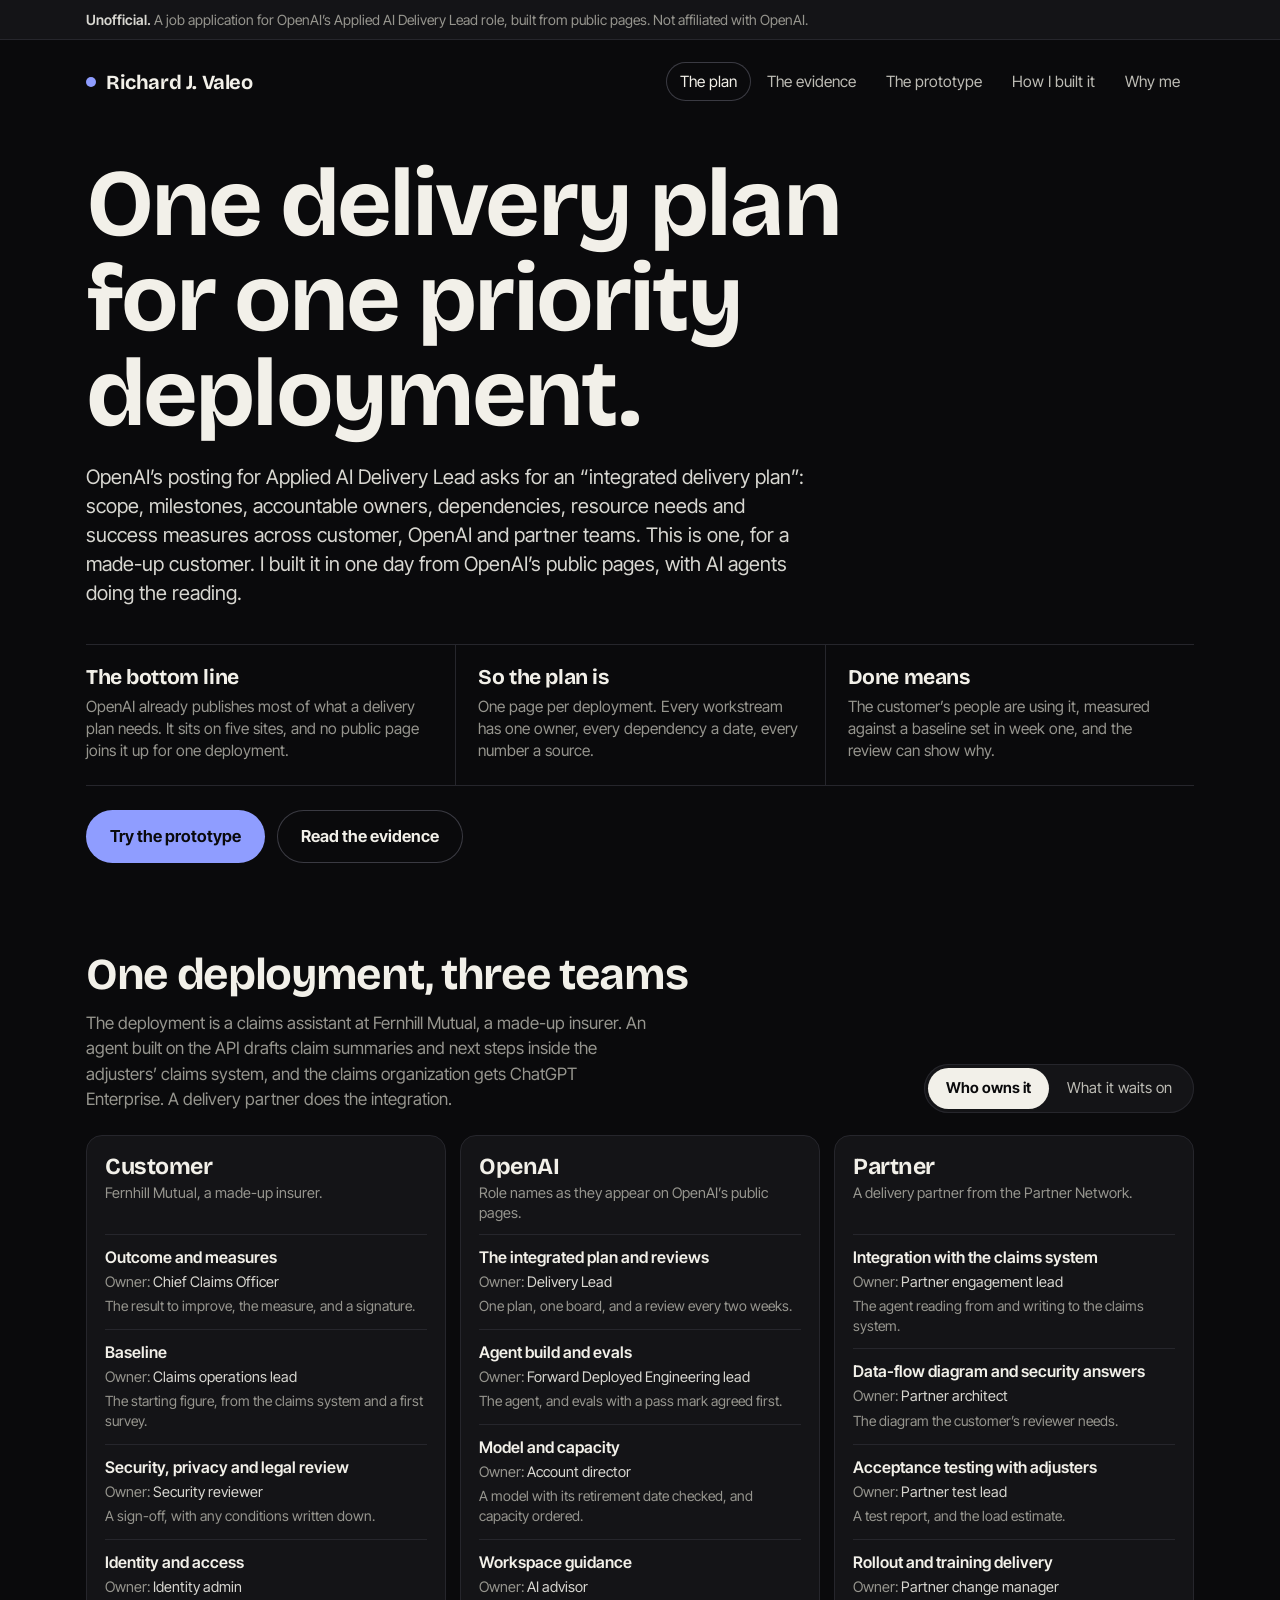
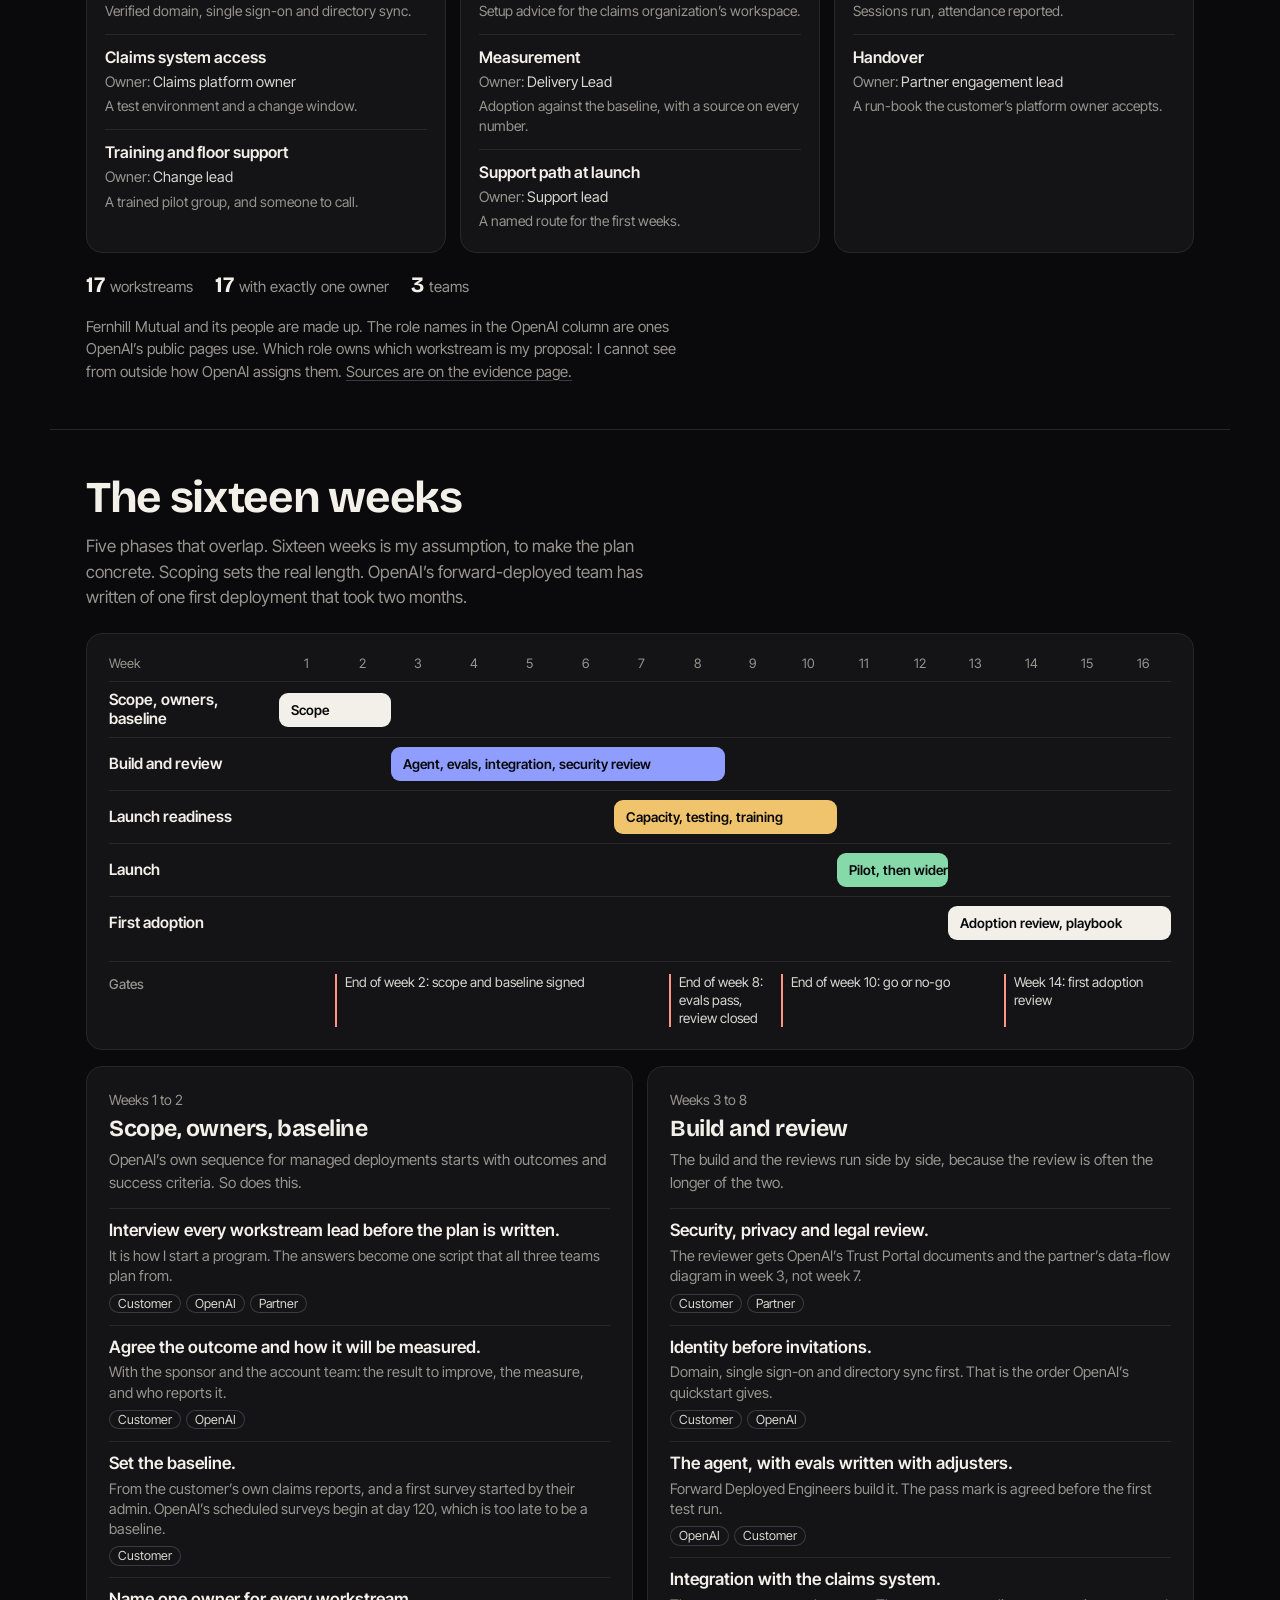
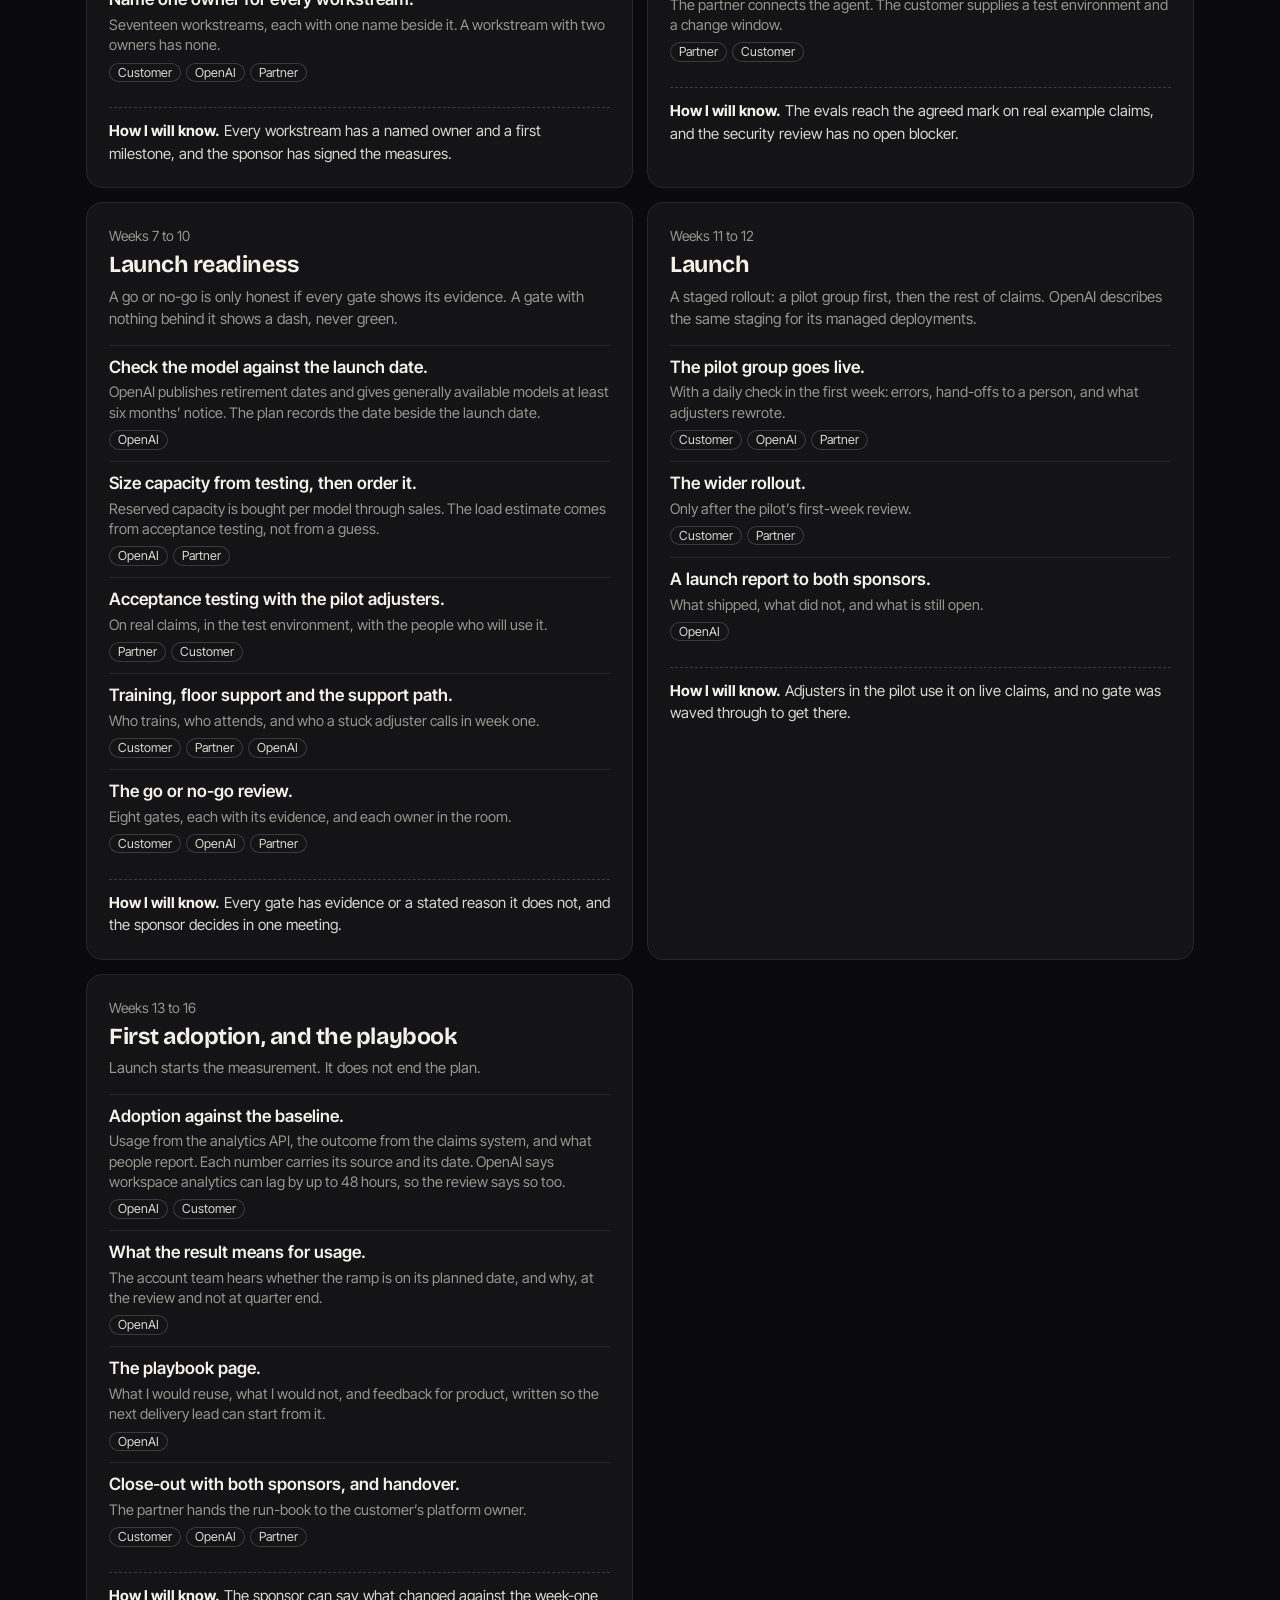
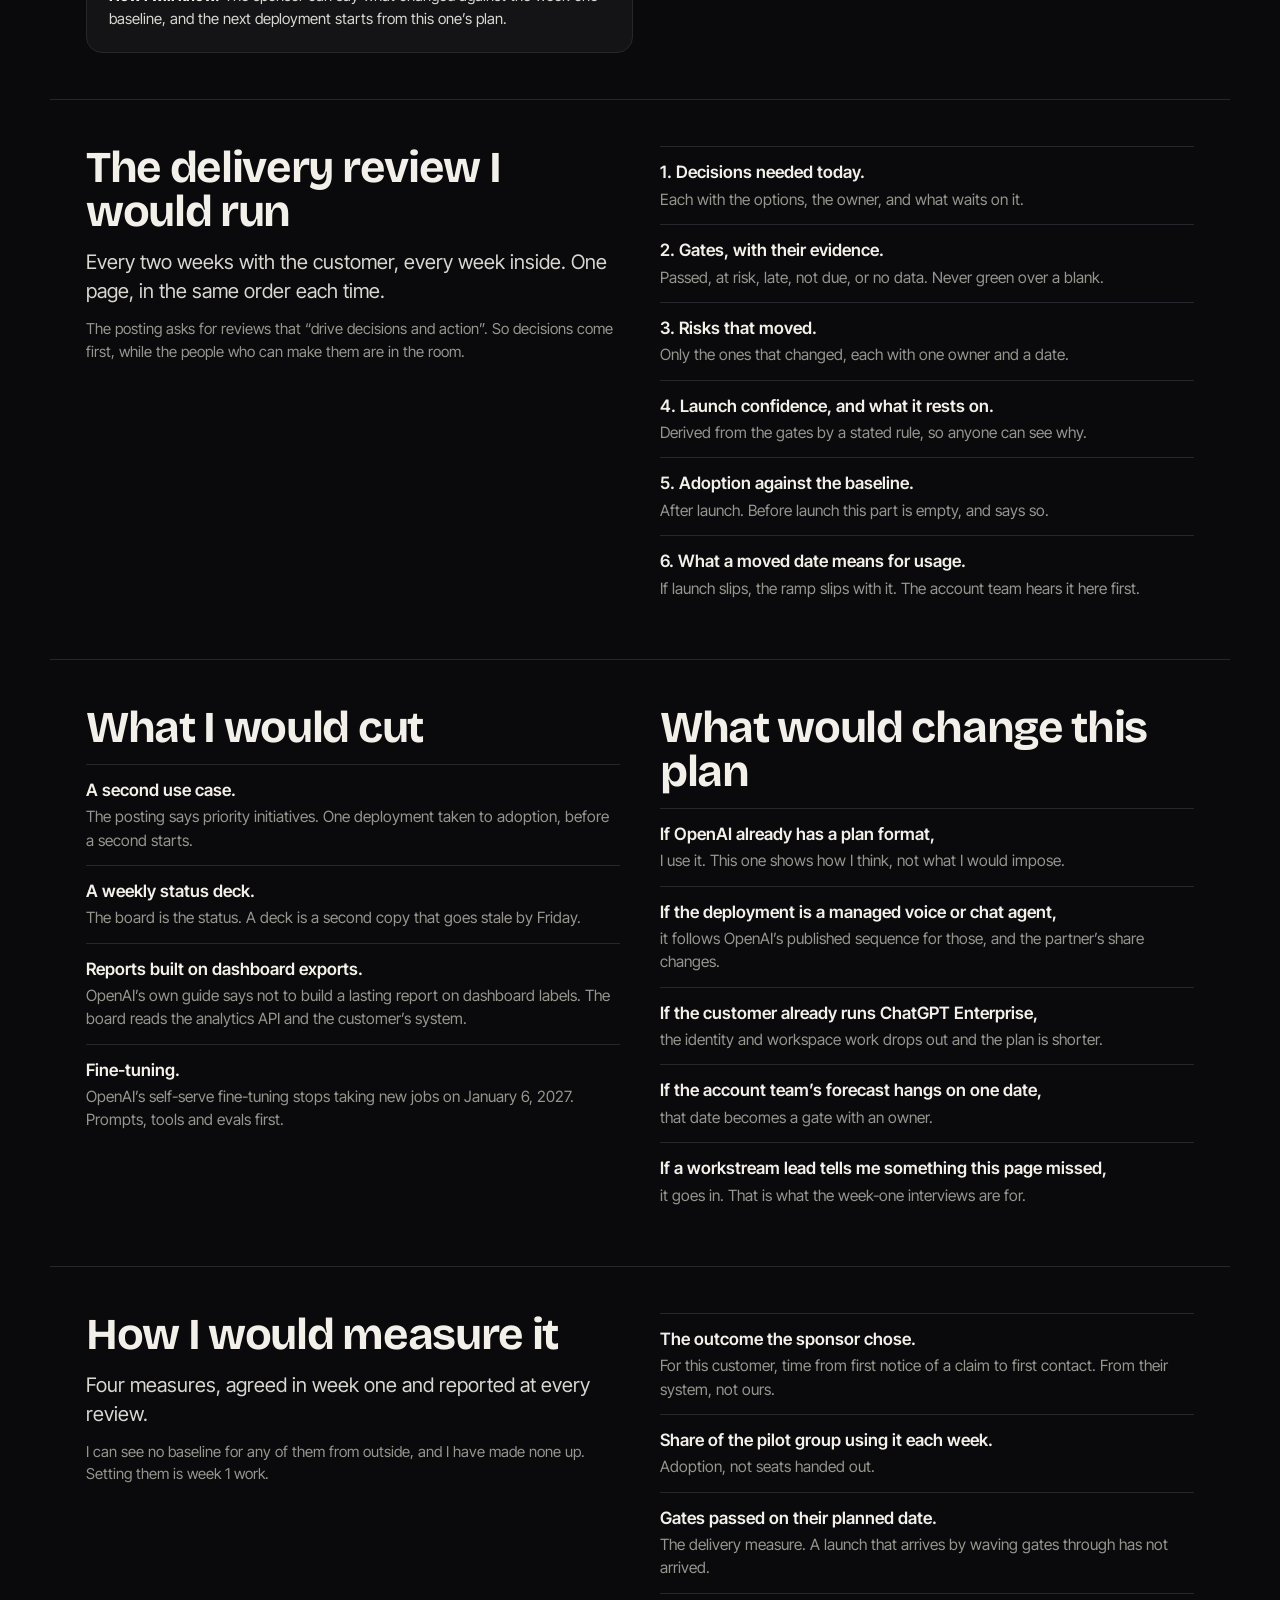
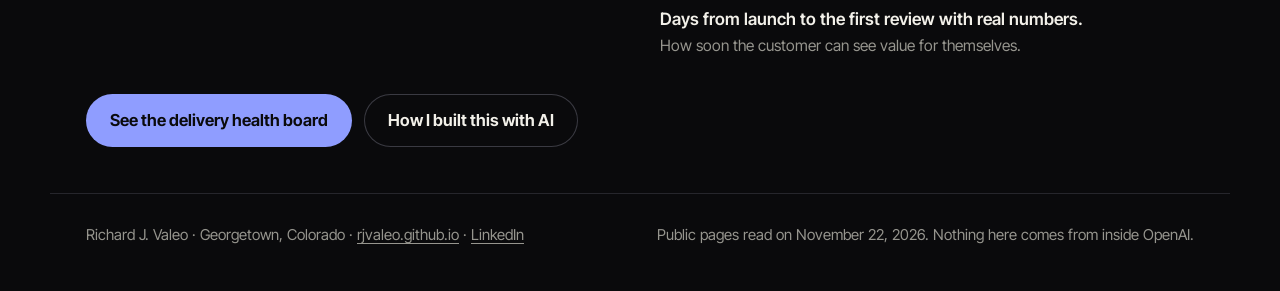
<file: index.html>
<!doctype html><html lang="en"><head><meta charset="utf-8"><meta name="viewport" content="width=device-width,initial-scale=1"><script>if(/thedigitalpolymath[.]com$/.test(location.hostname)){window.dataLayer=window.dataLayer||[];window.gtag=function(){dataLayer.push(arguments)};gtag("js",new Date());gtag("config","G-C206274WSE");var s=document.createElement("script");s.async=true;s.src="https://www.googletagmanager.com/gtag/js?id=G-C206274WSE";document.head.appendChild(s)}</script><meta name="robots" content="noindex,nofollow"><title>One delivery plan for one priority deployment · Richard J. Valeo</title><meta name="description" content="An integrated delivery plan for OpenAI’s Applied AI Delivery Lead role, by Richard J. Valeo. Unofficial, built from public pages."><link rel="stylesheet" href="assets/site.css"></head><body><a class="skip" href="#main">Skip to content</a><div class="flag"><div class="w"><b>Unofficial.</b> A job application for OpenAI&rsquo;s Applied AI Delivery Lead role, built from public pages. Not affiliated with OpenAI.</div></div><header class="w nav"><a class="me" href="index.html"><i></i>Richard J. Valeo</a><nav aria-label="Pages"><a href="index.html" aria-current="page">The plan</a><a href="evidence.html">The evidence</a><a href="prototype.html">The prototype</a><a href="how.html">How I built it</a><a href="why.html">Why me</a></nav></header><main id="main"><div class="w hero"><h1>One delivery plan for one priority deployment.</h1><p class="lead">OpenAI&rsquo;s posting for Applied AI Delivery Lead asks for an &ldquo;integrated delivery plan&rdquo;: scope, milestones, accountable owners, dependencies, resource needs and success measures across customer, OpenAI and partner teams. This is one, for a made-up customer. I built it in one day from OpenAI&rsquo;s public pages, with AI agents doing the reading.</p><div class="bottom"><div><b>The bottom line</b><span>OpenAI already publishes most of what a delivery plan needs. It sits on five sites, and no public page joins it up for one deployment.</span></div><div><b>So the plan is</b><span>One page per deployment. Every workstream has one owner, every dependency a date, every number a source.</span></div><div><b>Done means</b><span>The customer&rsquo;s people are using it, measured against a baseline set in week one, and the review can show why.</span></div></div><div class="next"><a class="btn" href="prototype.html">Try the prototype</a><a class="btn ghost" href="evidence.html">Read the evidence</a></div></div><section class="w" id="owners"><div class="shead"><div><h2>One deployment, three teams</h2><p>The deployment is a claims assistant at Fernhill Mutual, a made-up insurer. An agent built on the API drafts claim summaries and next steps inside the adjusters&rsquo; claims system, and the claims organization gets ChatGPT Enterprise. A delivery partner does the integration.</p></div><div class="seg" role="group" aria-label="Board view"><button type="button" aria-pressed="true" data-view="own">Who owns it</button><button type="button" aria-pressed="false" data-view="dep">What it waits on</button></div></div><div class="board b3" data-view="own" id="board"><div class="col"><h3>Customer</h3><p>Fernhill Mutual, a made-up insurer.</p><div class="item"><b>Outcome and measures</b><div class="own"><span class="role"><i>Owner:</i> Chief Claims Officer</span><small>The result to improve, the measure, and a signature.</small></div><div class="dep"><span class="st ok">Waits on nobody else</span><span class="wk">by week 2</span><small>Nothing. It is first.</small></div></div><div class="item"><b>Baseline</b><div class="own"><span class="role"><i>Owner:</i> Claims operations lead</span><small>The starting figure, from the claims system and a first survey.</small></div><div class="dep"><span class="st ok">Waits on nobody else</span><span class="wk">by week 2</span><small>Its own claims reports.</small></div></div><div class="item"><b>Security, privacy and legal review</b><div class="own"><span class="role"><i>Owner:</i> Security reviewer</span><small>A sign-off, with any conditions written down.</small></div><div class="dep"><span class="st gate">Waits on another team</span><span class="wk">by week 8</span><small>The partner&rsquo;s data-flow diagram, and OpenAI&rsquo;s Trust Portal documents.</small></div></div><div class="item"><b>Identity and access</b><div class="own"><span class="role"><i>Owner:</i> Identity admin</span><small>Verified domain, single sign-on and directory sync.</small></div><div class="dep"><span class="st ok">Waits on nobody else</span><span class="wk">by week 6</span><small>Nothing outside the customer.</small></div></div><div class="item"><b>Claims system access</b><div class="own"><span class="role"><i>Owner:</i> Claims platform owner</span><small>A test environment and a change window.</small></div><div class="dep"><span class="st gate">Waits on another team</span><span class="wk">by week 9</span><small>The partner&rsquo;s list of actions to approve.</small></div></div><div class="item"><b>Training and floor support</b><div class="own"><span class="role"><i>Owner:</i> Change lead</span><small>A trained pilot group, and someone to call.</small></div><div class="dep"><span class="st gate">Waits on another team</span><span class="wk">by week 10</span><small>Training material from the partner.</small></div></div></div><div class="col"><h3>OpenAI</h3><p>Role names as they appear on OpenAI&rsquo;s public pages.</p><div class="item"><b>The integrated plan and reviews</b><div class="own"><span class="role"><i>Owner:</i> Delivery Lead</span><small>One plan, one board, and a review every two weeks.</small></div><div class="dep"><span class="st gate">Waits on another team</span><span class="wk">by week 1</span><small>A named owner for every other workstream.</small></div></div><div class="item"><b>Agent build and evals</b><div class="own"><span class="role"><i>Owner:</i> Forward Deployed Engineering lead</span><small>The agent, and evals with a pass mark agreed first.</small></div><div class="dep"><span class="st gate">Waits on another team</span><span class="wk">by week 8</span><small>Example claims and a test environment from the customer.</small></div></div><div class="item"><b>Model and capacity</b><div class="own"><span class="role"><i>Owner:</i> Account director</span><small>A model with its retirement date checked, and capacity ordered.</small></div><div class="dep"><span class="st gate">Waits on another team</span><span class="wk">by week 9</span><small>A load estimate from the partner&rsquo;s acceptance testing.</small></div></div><div class="item"><b>Workspace guidance</b><div class="own"><span class="role"><i>Owner:</i> AI advisor</span><small>Setup advice for the claims organization&rsquo;s workspace.</small></div><div class="dep"><span class="st gate">Waits on another team</span><span class="wk">by week 6</span><small>The customer&rsquo;s identity work.</small></div></div><div class="item"><b>Measurement</b><div class="own"><span class="role"><i>Owner:</i> Delivery Lead</span><small>Adoption against the baseline, with a source on every number.</small></div><div class="dep"><span class="st gate">Waits on another team</span><span class="wk">by week 14</span><small>The baseline, and analytics access from the customer&rsquo;s admin.</small></div></div><div class="item"><b>Support path at launch</b><div class="own"><span class="role"><i>Owner:</i> Support lead</span><small>A named route for the first weeks.</small></div><div class="dep"><span class="st gate">Waits on another team</span><span class="wk">by week 10</span><small>Named admins and an escalation contact from the customer.</small></div></div></div><div class="col"><h3>Partner</h3><p>A delivery partner from the Partner Network.</p><div class="item"><b>Integration with the claims system</b><div class="own"><span class="role"><i>Owner:</i> Partner engagement lead</span><small>The agent reading from and writing to the claims system.</small></div><div class="dep"><span class="st gate">Waits on another team</span><span class="wk">by week 9</span><small>API access from OpenAI, and the customer&rsquo;s test environment.</small></div></div><div class="item"><b>Data-flow diagram and security answers</b><div class="own"><span class="role"><i>Owner:</i> Partner architect</span><small>The diagram the customer&rsquo;s reviewer needs.</small></div><div class="dep"><span class="st ok">Waits on nobody else</span><span class="wk">by week 5</span><small>Its own design freeze.</small></div></div><div class="item"><b>Acceptance testing with adjusters</b><div class="own"><span class="role"><i>Owner:</i> Partner test lead</span><small>A test report, and the load estimate.</small></div><div class="dep"><span class="st gate">Waits on another team</span><span class="wk">by week 10</span><small>Evals at the agreed mark from OpenAI, and a pilot group from the customer.</small></div></div><div class="item"><b>Rollout and training delivery</b><div class="own"><span class="role"><i>Owner:</i> Partner change manager</span><small>Sessions run, attendance reported.</small></div><div class="dep"><span class="st gate">Waits on another team</span><span class="wk">by week 11</span><small>The go decision, from the customer&rsquo;s sponsor.</small></div></div><div class="item"><b>Handover</b><div class="own"><span class="role"><i>Owner:</i> Partner engagement lead</span><small>A run-book the customer&rsquo;s platform owner accepts.</small></div><div class="dep"><span class="st gate">Waits on another team</span><span class="wk">by week 16</span><small>Acceptance by the customer&rsquo;s claims platform owner.</small></div></div></div></div><div class="tally own"><span><b>17</b>workstreams</span><span><b>17</b>with exactly one owner</span><span><b>3</b>teams</span></div><div class="tally dep"><span><b>13</b>wait on another team</span><span><b>4</b>wait on nobody else</span></div><p class="note" style="margin-top:14px">Fernhill Mutual and its people are made up. The role names in the OpenAI column are ones OpenAI&rsquo;s public pages use. Which role owns which workstream is my proposal: I cannot see from outside how OpenAI assigns them. <a href="evidence.html">Sources are on the evidence page.</a></p></section><section class="w" id="weeks"><div class="shead"><div><h2>The sixteen weeks</h2><p>Five phases that overlap. Sixteen weeks is my assumption, to make the plan concrete. Scoping sets the real length. OpenAI&rsquo;s forward-deployed team has written of one first deployment that took two months.</p></div></div><div class="gantt g16" role="img" aria-label="Sixteen-week timeline in five phases: weeks 1 to 2, 3 to 8, 7 to 10, 11 to 12 and 13 to 16."><div class="gin"><div class="wkrow"><span>Week</span><span>1</span><span>2</span><span>3</span><span>4</span><span>5</span><span>6</span><span>7</span><span>8</span><span>9</span><span>10</span><span>11</span><span>12</span><span>13</span><span>14</span><span>15</span><span>16</span></div><div class="lane"><b>Scope, owners, baseline</b><div class="bar a" style="grid-column:2/4">Scope</div></div><div class="lane"><b>Build and review</b><div class="bar c" style="grid-column:4/10">Agent, evals, integration, security review</div></div><div class="lane"><b>Launch readiness</b><div class="bar e" style="grid-column:8/12">Capacity, testing, training</div></div><div class="lane"><b>Launch</b><div class="bar b" style="grid-column:12/14">Pilot, then wider</div></div><div class="lane"><b>First adoption</b><div class="bar a" style="grid-column:14/18">Adoption review, playbook</div></div><div class="gates"><b>Gates</b><span style="grid-column:3/9">End of week 2: scope and baseline signed</span><span style="grid-column:9/11">End of week 8: evals pass, review closed</span><span style="grid-column:11/15">End of week 10: go or no-go</span><span style="grid-column:15/18">Week 14: first adoption review</span></div></div></div><div class="phases"><div class="phase"><span class="when">Weeks 1 to 2</span><h3>Scope, owners, baseline</h3><p class="note" style="margin-top:8px">OpenAI&rsquo;s own sequence for managed deployments starts with outcomes and success criteria. So does this.</p><ul><li><b>Interview every workstream lead before the plan is written.</b><span>It is how I start a program. The answers become one script that all three teams plan from.</span><span class="tag">Customer</span><span class="tag">OpenAI</span><span class="tag">Partner</span></li><li><b>Agree the outcome and how it will be measured.</b><span>With the sponsor and the account team: the result to improve, the measure, and who reports it.</span><span class="tag">Customer</span><span class="tag">OpenAI</span></li><li><b>Set the baseline.</b><span>From the customer&rsquo;s own claims reports, and a first survey started by their admin. OpenAI&rsquo;s scheduled surveys begin at day 120, which is too late to be a baseline.</span><span class="tag">Customer</span></li><li><b>Name one owner for every workstream.</b><span>Seventeen workstreams, each with one name beside it. A workstream with two owners has none.</span><span class="tag">Customer</span><span class="tag">OpenAI</span><span class="tag">Partner</span></li></ul><p class="know"><b>How I will know.</b> Every workstream has a named owner and a first milestone, and the sponsor has signed the measures.</p></div><div class="phase"><span class="when">Weeks 3 to 8</span><h3>Build and review</h3><p class="note" style="margin-top:8px">The build and the reviews run side by side, because the review is often the longer of the two.</p><ul><li><b>Security, privacy and legal review.</b><span>The reviewer gets OpenAI&rsquo;s Trust Portal documents and the partner&rsquo;s data-flow diagram in week 3, not week 7.</span><span class="tag">Customer</span><span class="tag">Partner</span></li><li><b>Identity before invitations.</b><span>Domain, single sign-on and directory sync first. That is the order OpenAI&rsquo;s quickstart gives.</span><span class="tag">Customer</span><span class="tag">OpenAI</span></li><li><b>The agent, with evals written with adjusters.</b><span>Forward Deployed Engineers build it. The pass mark is agreed before the first test run.</span><span class="tag">OpenAI</span><span class="tag">Customer</span></li><li><b>Integration with the claims system.</b><span>The partner connects the agent. The customer supplies a test environment and a change window.</span><span class="tag">Partner</span><span class="tag">Customer</span></li></ul><p class="know"><b>How I will know.</b> The evals reach the agreed mark on real example claims, and the security review has no open blocker.</p></div><div class="phase"><span class="when">Weeks 7 to 10</span><h3>Launch readiness</h3><p class="note" style="margin-top:8px">A go or no-go is only honest if every gate shows its evidence. A gate with nothing behind it shows a dash, never green.</p><ul><li><b>Check the model against the launch date.</b><span>OpenAI publishes retirement dates and gives generally available models at least six months&rsquo; notice. The plan records the date beside the launch date.</span><span class="tag">OpenAI</span></li><li><b>Size capacity from testing, then order it.</b><span>Reserved capacity is bought per model through sales. The load estimate comes from acceptance testing, not from a guess.</span><span class="tag">OpenAI</span><span class="tag">Partner</span></li><li><b>Acceptance testing with the pilot adjusters.</b><span>On real claims, in the test environment, with the people who will use it.</span><span class="tag">Partner</span><span class="tag">Customer</span></li><li><b>Training, floor support and the support path.</b><span>Who trains, who attends, and who a stuck adjuster calls in week one.</span><span class="tag">Customer</span><span class="tag">Partner</span><span class="tag">OpenAI</span></li><li><b>The go or no-go review.</b><span>Eight gates, each with its evidence, and each owner in the room.</span><span class="tag">Customer</span><span class="tag">OpenAI</span><span class="tag">Partner</span></li></ul><p class="know"><b>How I will know.</b> Every gate has evidence or a stated reason it does not, and the sponsor decides in one meeting.</p></div><div class="phase"><span class="when">Weeks 11 to 12</span><h3>Launch</h3><p class="note" style="margin-top:8px">A staged rollout: a pilot group first, then the rest of claims. OpenAI describes the same staging for its managed deployments.</p><ul><li><b>The pilot group goes live.</b><span>With a daily check in the first week: errors, hand-offs to a person, and what adjusters rewrote.</span><span class="tag">Customer</span><span class="tag">OpenAI</span><span class="tag">Partner</span></li><li><b>The wider rollout.</b><span>Only after the pilot&rsquo;s first-week review.</span><span class="tag">Customer</span><span class="tag">Partner</span></li><li><b>A launch report to both sponsors.</b><span>What shipped, what did not, and what is still open.</span><span class="tag">OpenAI</span></li></ul><p class="know"><b>How I will know.</b> Adjusters in the pilot use it on live claims, and no gate was waved through to get there.</p></div><div class="phase"><span class="when">Weeks 13 to 16</span><h3>First adoption, and the playbook</h3><p class="note" style="margin-top:8px">Launch starts the measurement. It does not end the plan.</p><ul><li><b>Adoption against the baseline.</b><span>Usage from the analytics API, the outcome from the claims system, and what people report. Each number carries its source and its date. OpenAI says workspace analytics can lag by up to 48 hours, so the review says so too.</span><span class="tag">OpenAI</span><span class="tag">Customer</span></li><li><b>What the result means for usage.</b><span>The account team hears whether the ramp is on its planned date, and why, at the review and not at quarter end.</span><span class="tag">OpenAI</span></li><li><b>The playbook page.</b><span>What I would reuse, what I would not, and feedback for product, written so the next delivery lead can start from it.</span><span class="tag">OpenAI</span></li><li><b>Close-out with both sponsors, and handover.</b><span>The partner hands the run-book to the customer&rsquo;s platform owner.</span><span class="tag">Customer</span><span class="tag">OpenAI</span><span class="tag">Partner</span></li></ul><p class="know"><b>How I will know.</b> The sponsor can say what changed against the week-one baseline, and the next deployment starts from this one&rsquo;s plan.</p></div></div></section><section class="w"><div class="two"><div><h2>The delivery review I would run</h2><p class="lead">Every two weeks with the customer, every week inside. One page, in the same order each time.</p><p class="note" style="margin-top:12px">The posting asks for reviews that &ldquo;drive decisions and action&rdquo;. So decisions come first, while the people who can make them are in the room.</p></div><ul class="plain"><li><b>1. Decisions needed today.</b><span>Each with the options, the owner, and what waits on it.</span></li><li><b>2. Gates, with their evidence.</b><span>Passed, at risk, late, not due, or no data. Never green over a blank.</span></li><li><b>3. Risks that moved.</b><span>Only the ones that changed, each with one owner and a date.</span></li><li><b>4. Launch confidence, and what it rests on.</b><span>Derived from the gates by a stated rule, so anyone can see why.</span></li><li><b>5. Adoption against the baseline.</b><span>After launch. Before launch this part is empty, and says so.</span></li><li><b>6. What a moved date means for usage.</b><span>If launch slips, the ramp slips with it. The account team hears it here first.</span></li></ul></div></section><section class="w"><div class="two"><div><h2>What I would cut</h2><ul class="plain"><li><b>A second use case.</b><span>The posting says priority initiatives. One deployment taken to adoption, before a second starts.</span></li><li><b>A weekly status deck.</b><span>The board is the status. A deck is a second copy that goes stale by Friday.</span></li><li><b>Reports built on dashboard exports.</b><span>OpenAI&rsquo;s own guide says not to build a lasting report on dashboard labels. The board reads the analytics API and the customer&rsquo;s system.</span></li><li><b>Fine-tuning.</b><span>OpenAI&rsquo;s self-serve fine-tuning stops taking new jobs on January 6, 2027. Prompts, tools and evals first.</span></li></ul></div><div><h2>What would change this plan</h2><ul class="plain"><li><b>If OpenAI already has a plan format,</b><span>I use it. This one shows how I think, not what I would impose.</span></li><li><b>If the deployment is a managed voice or chat agent,</b><span>it follows OpenAI&rsquo;s published sequence for those, and the partner&rsquo;s share changes.</span></li><li><b>If the customer already runs ChatGPT Enterprise,</b><span>the identity and workspace work drops out and the plan is shorter.</span></li><li><b>If the account team&rsquo;s forecast hangs on one date,</b><span>that date becomes a gate with an owner.</span></li><li><b>If a workstream lead tells me something this page missed,</b><span>it goes in. That is what the week-one interviews are for.</span></li></ul></div></div></section><section class="w"><div class="two"><div><h2>How I would measure it</h2><p class="lead">Four measures, agreed in week one and reported at every review.</p><p class="note" style="margin-top:12px">I can see no baseline for any of them from outside, and I have made none up. Setting them is week 1 work.</p></div><ul class="plain"><li><b>The outcome the sponsor chose.</b><span>For this customer, time from first notice of a claim to first contact. From their system, not ours.</span></li><li><b>Share of the pilot group using it each week.</b><span>Adoption, not seats handed out.</span></li><li><b>Gates passed on their planned date.</b><span>The delivery measure. A launch that arrives by waving gates through has not arrived.</span></li><li><b>Days from launch to the first review with real numbers.</b><span>How soon the customer can see value for themselves.</span></li></ul></div><div class="next"><a class="btn" href="prototype.html">See the delivery health board</a><a class="btn ghost" href="how.html">How I built this with AI</a></div></section></main><footer class="w foot"><span>Richard J. Valeo &middot; Georgetown, Colorado &middot; <a href="https://rjvaleo.github.io/">rjvaleo.github.io</a> &middot; <a href="https://www.linkedin.com/in/rjvaleo">LinkedIn</a></span><span>Public pages read on November 22, 2026. Nothing here comes from inside OpenAI.</span></footer><script>(function(){var b=document.getElementById("board"),bs=document.querySelectorAll(".seg button"),t=document.querySelectorAll(".tally");function set(v,anim){b.dataset.view=v;bs.forEach(function(x){x.setAttribute("aria-pressed",x.dataset.view===v)});t.forEach(function(x){x.hidden=!x.classList.contains(v)});if(anim)b.querySelectorAll(".item").forEach(function(i){i.classList.remove("changed");void i.offsetWidth;i.classList.add("changed")})}bs.forEach(function(x){x.addEventListener("click",function(){set(x.dataset.view,true)})});set("own",false)})();</script></body></html>
</file>
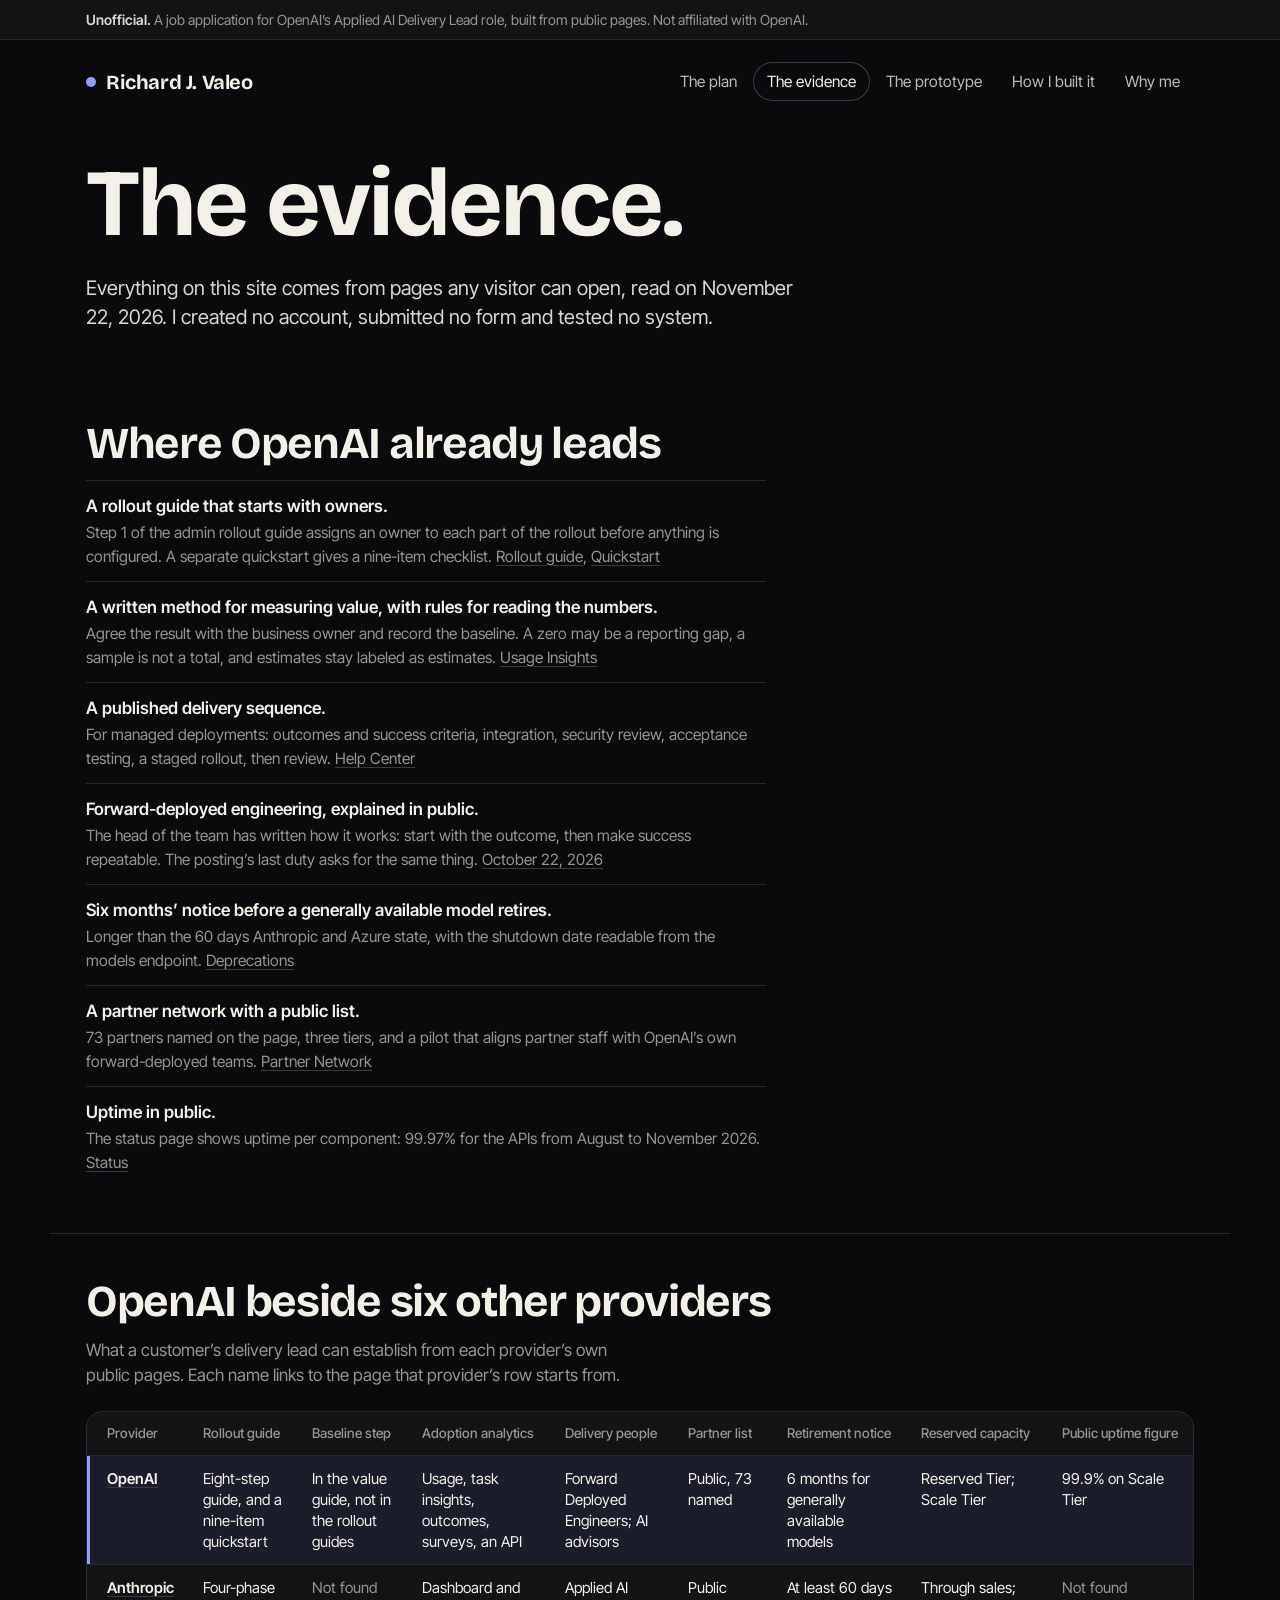
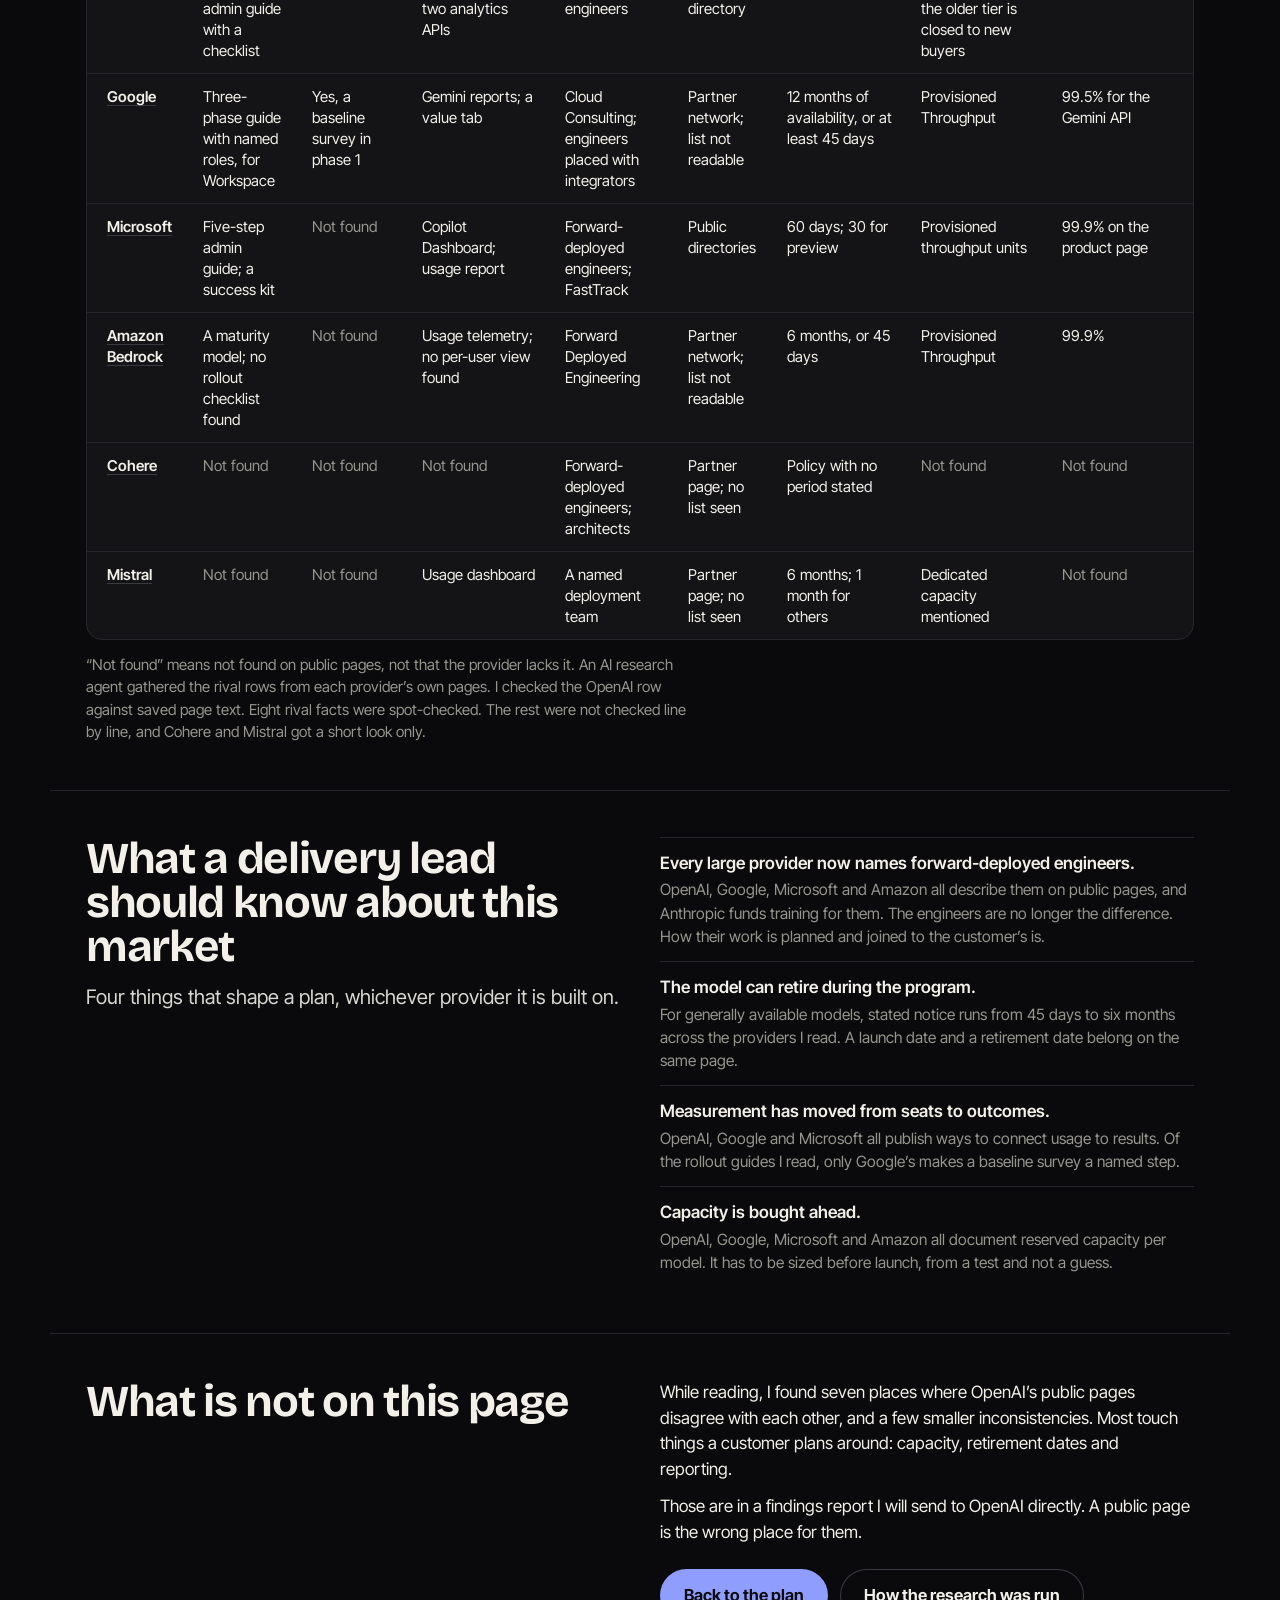
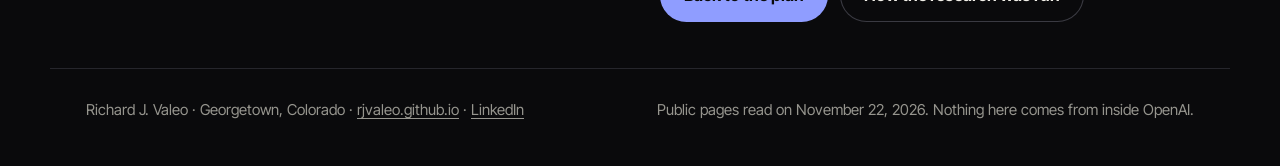
<file: evidence.html>
<!doctype html><html lang="en"><head><meta charset="utf-8"><meta name="viewport" content="width=device-width,initial-scale=1"><script>if(/thedigitalpolymath[.]com$/.test(location.hostname)){window.dataLayer=window.dataLayer||[];window.gtag=function(){dataLayer.push(arguments)};gtag("js",new Date());gtag("config","G-C206274WSE");var s=document.createElement("script");s.async=true;s.src="https://www.googletagmanager.com/gtag/js?id=G-C206274WSE";document.head.appendChild(s)}</script><meta name="robots" content="noindex,nofollow"><title>The evidence · Richard J. Valeo</title><meta name="description" content="OpenAI’s public support for a customer’s delivery lead beside six other providers, with sources."><link rel="stylesheet" href="assets/site.css"></head><body><a class="skip" href="#main">Skip to content</a><div class="flag"><div class="w"><b>Unofficial.</b> A job application for OpenAI&rsquo;s Applied AI Delivery Lead role, built from public pages. Not affiliated with OpenAI.</div></div><header class="w nav"><a class="me" href="index.html"><i></i>Richard J. Valeo</a><nav aria-label="Pages"><a href="index.html">The plan</a><a href="evidence.html" aria-current="page">The evidence</a><a href="prototype.html">The prototype</a><a href="how.html">How I built it</a><a href="why.html">Why me</a></nav></header><main id="main"><div class="w hero"><h1>The evidence.</h1><p class="lead">Everything on this site comes from pages any visitor can open, read on November 22, 2026. I created no account, submitted no form and tested no system.</p></div><section class="w"><h2>Where OpenAI already leads</h2><ul class="plain"><li><b>A rollout guide that starts with owners.</b><span>Step 1 of the admin rollout guide assigns an owner to each part of the rollout before anything is configured. A separate quickstart gives a nine-item checklist. <a href="https://learn.chatgpt.com/docs/enterprise/admin-setup">Rollout guide</a>, <a href="https://help.openai.com/en/articles/20001264-chatgpt-enterprise-admin-quickstart">Quickstart</a></span></li><li><b>A written method for measuring value, with rules for reading the numbers.</b><span>Agree the result with the business owner and record the baseline. A zero may be a reporting gap, a sample is not a total, and estimates stay labeled as estimates. <a href="https://learn.chatgpt.com/docs/enterprise/usage-insights">Usage Insights</a></span></li><li><b>A published delivery sequence.</b><span>For managed deployments: outcomes and success criteria, integration, security review, acceptance testing, a staged rollout, then review. <a href="https://help.openai.com/en/articles/20001405-openai-presence">Help Center</a></span></li><li><b>Forward-deployed engineering, explained in public.</b><span>The head of the team has written how it works: start with the outcome, then make success repeatable. The posting&rsquo;s last duty asks for the same thing. <a href="https://openai.com/index/forward-deployed-engineering-means/">October 22, 2026</a></span></li><li><b>Six months&rsquo; notice before a generally available model retires.</b><span>Longer than the 60 days Anthropic and Azure state, with the shutdown date readable from the models endpoint. <a href="https://developers.openai.com/api/docs/deprecations">Deprecations</a></span></li><li><b>A partner network with a public list.</b><span>73 partners named on the page, three tiers, and a pilot that aligns partner staff with OpenAI&rsquo;s own forward-deployed teams. <a href="https://openai.com/business/partners/">Partner Network</a></span></li><li><b>Uptime in public.</b><span>The status page shows uptime per component: 99.97% for the APIs from August to November 2026. <a href="https://status.openai.com/">Status</a></span></li></ul></section><section class="w"><div class="shead"><div><h2>OpenAI beside six other providers</h2><p>What a customer&rsquo;s delivery lead can establish from each provider&rsquo;s own public pages. Each name links to the page that provider&rsquo;s row starts from.</p></div></div><div class="tw"><table><thead><tr><th>Provider</th><th>Rollout guide</th><th>Baseline step</th><th>Adoption analytics</th><th>Delivery people</th><th>Partner list</th><th>Retirement notice</th><th>Reserved capacity</th><th>Public uptime figure</th></tr></thead><tbody><tr class="us"><td><b><a href="https://learn.chatgpt.com/docs/enterprise/admin-setup">OpenAI</a></b></td><td>Eight-step guide, and a nine-item quickstart</td><td>In the value guide, not in the rollout guides</td><td>Usage, task insights, outcomes, surveys, an API</td><td>Forward Deployed Engineers; AI advisors</td><td>Public, 73 named</td><td>6 months for generally available models</td><td>Reserved Tier; Scale Tier</td><td>99.9% on Scale Tier</td></tr><tr><td><b><a href="https://academy.claude.com/tutorials/claude-enterprise-administrator-guide">Anthropic</a></b></td><td>Four-phase admin guide with a checklist</td><td><span class="note">Not found</span></td><td>Dashboard and two analytics APIs</td><td>Applied AI engineers</td><td>Public directory</td><td>At least 60 days</td><td>Through sales; the older tier is closed to new buyers</td><td><span class="note">Not found</span></td></tr><tr><td><b><a href="https://knowledge.workspace.google.com/admin/generative-ai/getting-the-most-from-generative-ai-in-your-organization">Google</a></b></td><td>Three-phase guide with named roles, for Workspace</td><td>Yes, a baseline survey in phase 1</td><td>Gemini reports; a value tab</td><td>Cloud Consulting; engineers placed with integrators</td><td>Partner network; list not readable</td><td>12 months of availability, or at least 45 days</td><td>Provisioned Throughput</td><td>99.5% for the Gemini API</td></tr><tr><td><b><a href="https://learn.microsoft.com/en-us/copilot/microsoft-365/microsoft-365-copilot-enablement-resources">Microsoft</a></b></td><td>Five-step admin guide; a success kit</td><td><span class="note">Not found</span></td><td>Copilot Dashboard; usage report</td><td>Forward-deployed engineers; FastTrack</td><td>Public directories</td><td>60 days; 30 for preview</td><td>Provisioned throughput units</td><td>99.9% on the product page</td></tr><tr><td><b><a href="https://docs.aws.amazon.com/prescriptive-guidance/latest/strategy-gen-ai-maturity-model/introduction.html">Amazon Bedrock</a></b></td><td>A maturity model; no rollout checklist found</td><td><span class="note">Not found</span></td><td>Usage telemetry; no per-user view found</td><td>Forward Deployed Engineering</td><td>Partner network; list not readable</td><td>6 months, or 45 days</td><td>Provisioned Throughput</td><td>99.9%</td></tr><tr><td><b><a href="https://cohere.com/private-deployments">Cohere</a></b></td><td><span class="note">Not found</span></td><td><span class="note">Not found</span></td><td><span class="note">Not found</span></td><td>Forward-deployed engineers; architects</td><td>Partner page; no list seen</td><td>Policy with no period stated</td><td><span class="note">Not found</span></td><td><span class="note">Not found</span></td></tr><tr><td><b><a href="https://mistral.ai/our-method/">Mistral</a></b></td><td><span class="note">Not found</span></td><td><span class="note">Not found</span></td><td>Usage dashboard</td><td>A named deployment team</td><td>Partner page; no list seen</td><td>6 months; 1 month for others</td><td>Dedicated capacity mentioned</td><td><span class="note">Not found</span></td></tr></tbody></table></div><p class="note" style="margin-top:14px">&ldquo;Not found&rdquo; means not found on public pages, not that the provider lacks it. An AI research agent gathered the rival rows from each provider&rsquo;s own pages. I checked the OpenAI row against saved page text. Eight rival facts were spot-checked. The rest were not checked line by line, and Cohere and Mistral got a short look only.</p></section><section class="w"><div class="two"><div><h2>What a delivery lead should know about this market</h2><p class="lead">Four things that shape a plan, whichever provider it is built on.</p></div><ul class="plain"><li><b>Every large provider now names forward-deployed engineers.</b><span>OpenAI, Google, Microsoft and Amazon all describe them on public pages, and Anthropic funds training for them. The engineers are no longer the difference. How their work is planned and joined to the customer&rsquo;s is.</span></li><li><b>The model can retire during the program.</b><span>For generally available models, stated notice runs from 45 days to six months across the providers I read. A launch date and a retirement date belong on the same page.</span></li><li><b>Measurement has moved from seats to outcomes.</b><span>OpenAI, Google and Microsoft all publish ways to connect usage to results. Of the rollout guides I read, only Google&rsquo;s makes a baseline survey a named step.</span></li><li><b>Capacity is bought ahead.</b><span>OpenAI, Google, Microsoft and Amazon all document reserved capacity per model. It has to be sized before launch, from a test and not a guess.</span></li></ul></div></section><section class="w"><div class="two"><div><h2>What is not on this page</h2></div><div><p>While reading, I found seven places where OpenAI&rsquo;s public pages disagree with each other, and a few smaller inconsistencies. Most touch things a customer plans around: capacity, retirement dates and reporting.</p><p>Those are in a findings report I will send to OpenAI directly. A public page is the wrong place for them.</p><div class="next"><a class="btn" href="index.html">Back to the plan</a><a class="btn ghost" href="how.html">How the research was run</a></div></div></div></section></main><footer class="w foot"><span>Richard J. Valeo &middot; Georgetown, Colorado &middot; <a href="https://rjvaleo.github.io/">rjvaleo.github.io</a> &middot; <a href="https://www.linkedin.com/in/rjvaleo">LinkedIn</a></span><span>Public pages read on November 22, 2026. Nothing here comes from inside OpenAI.</span></footer></body></html>
</file>
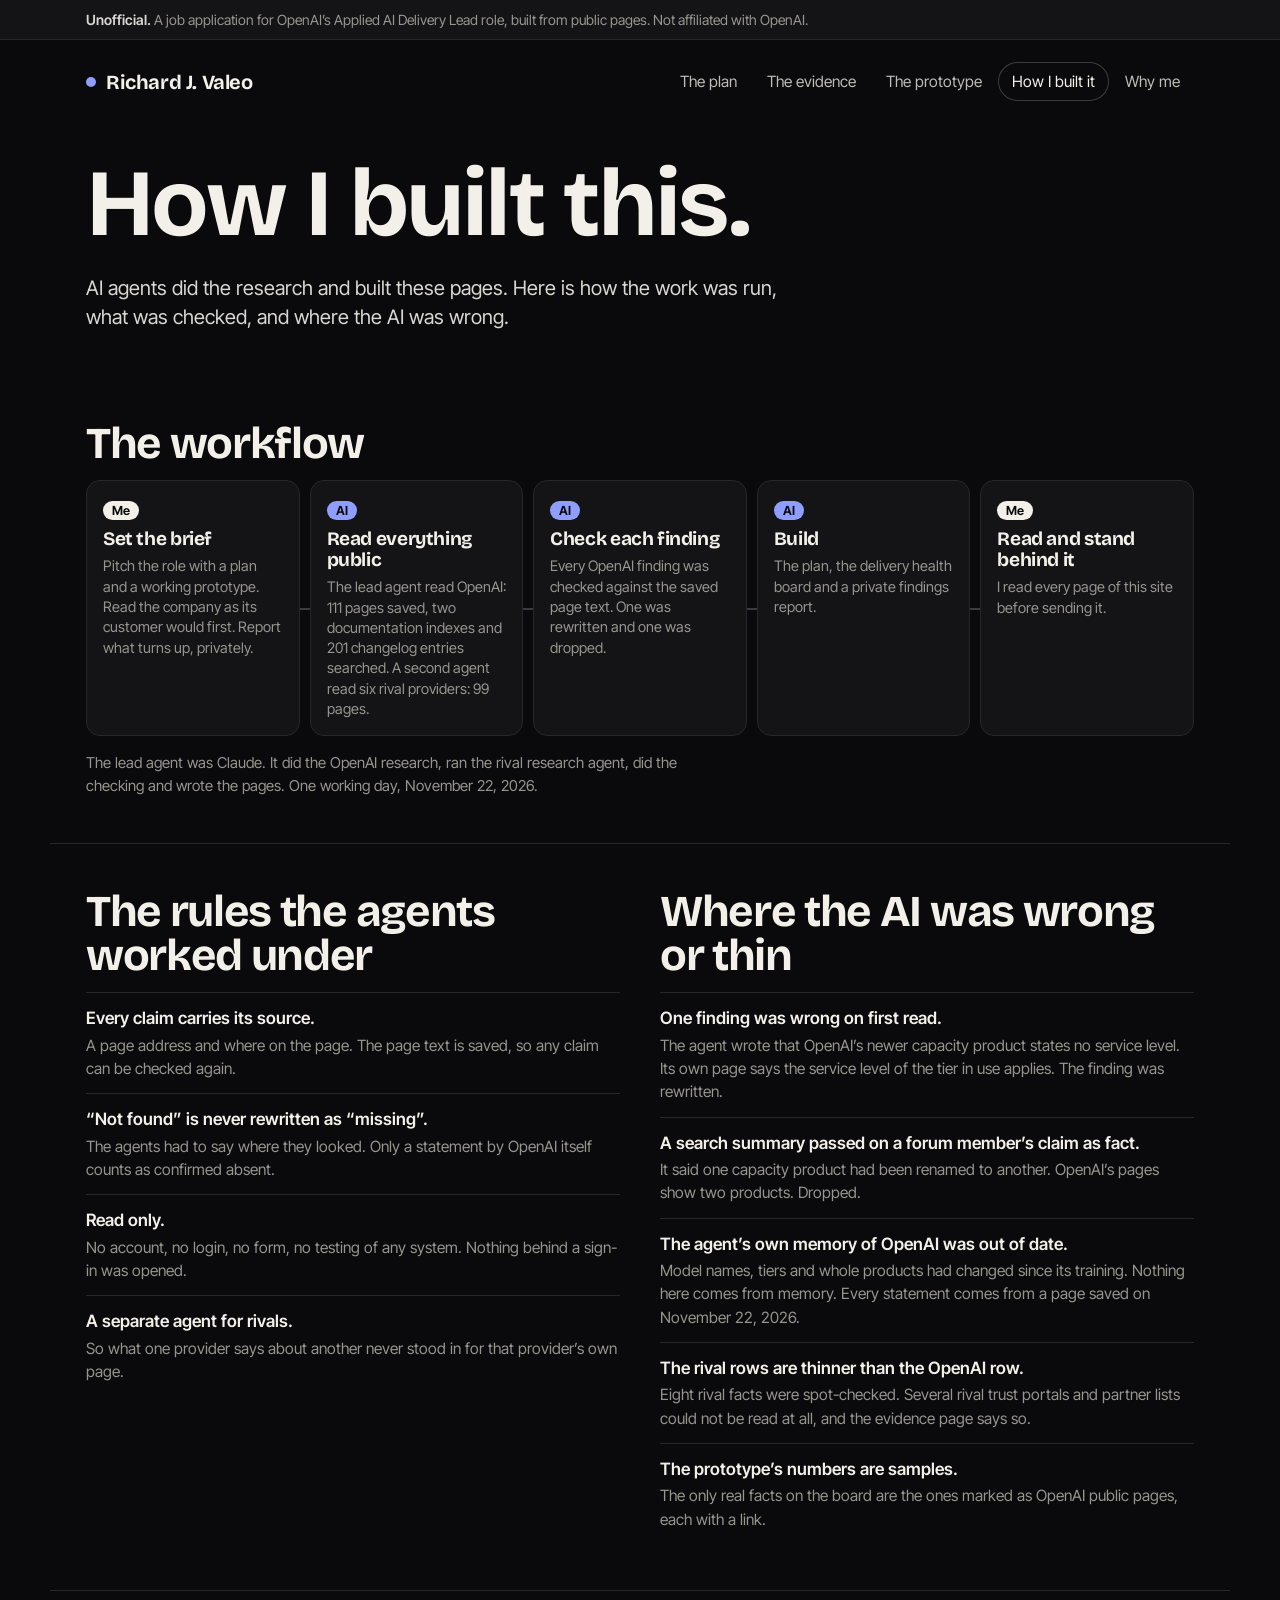
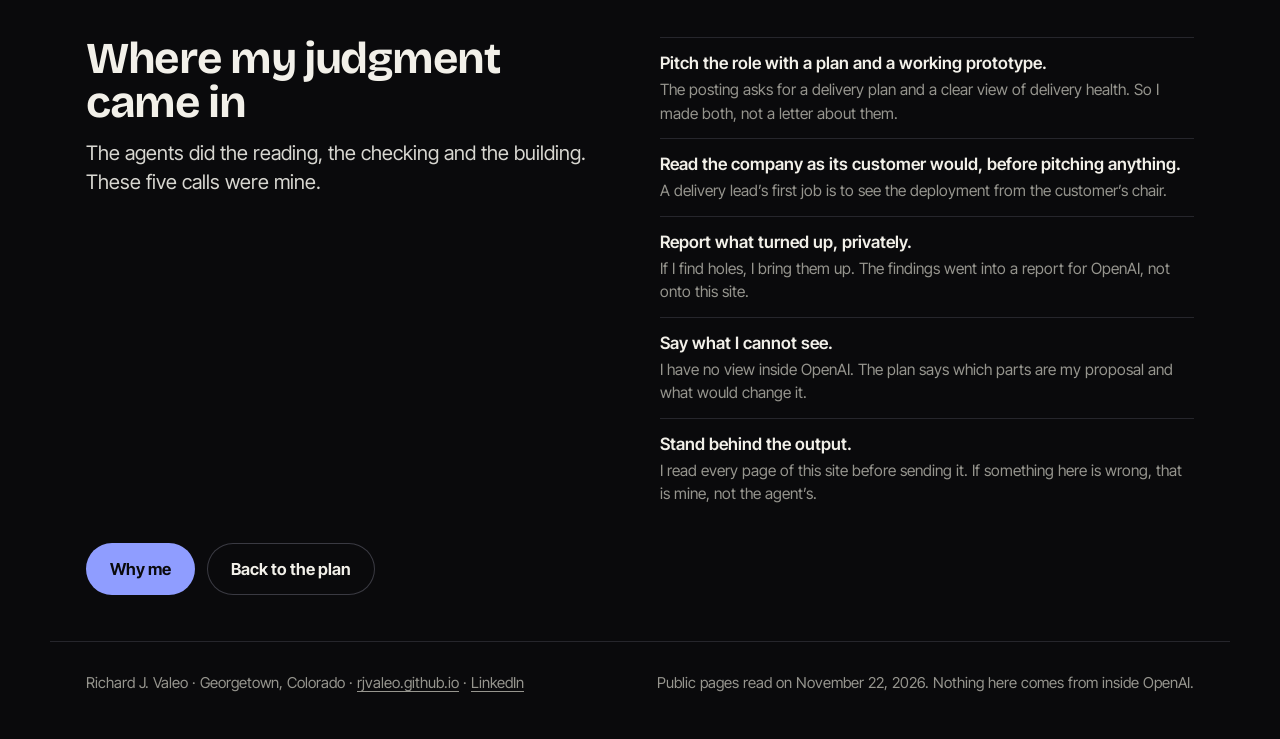
<file: how.html>
<!doctype html><html lang="en"><head><meta charset="utf-8"><meta name="viewport" content="width=device-width,initial-scale=1"><script>if(/thedigitalpolymath[.]com$/.test(location.hostname)){window.dataLayer=window.dataLayer||[];window.gtag=function(){dataLayer.push(arguments)};gtag("js",new Date());gtag("config","G-C206274WSE");var s=document.createElement("script");s.async=true;s.src="https://www.googletagmanager.com/gtag/js?id=G-C206274WSE";document.head.appendChild(s)}</script><meta name="robots" content="noindex,nofollow"><title>How I built this · Richard J. Valeo</title><meta name="description" content="The AI workflow behind this plan, what was checked, and where judgment came in."><link rel="stylesheet" href="assets/site.css"></head><body><a class="skip" href="#main">Skip to content</a><div class="flag"><div class="w"><b>Unofficial.</b> A job application for OpenAI&rsquo;s Applied AI Delivery Lead role, built from public pages. Not affiliated with OpenAI.</div></div><header class="w nav"><a class="me" href="index.html"><i></i>Richard J. Valeo</a><nav aria-label="Pages"><a href="index.html">The plan</a><a href="evidence.html">The evidence</a><a href="prototype.html">The prototype</a><a href="how.html" aria-current="page">How I built it</a><a href="why.html">Why me</a></nav></header><main id="main"><div class="w hero"><h1>How I built this.</h1><p class="lead">AI agents did the research and built these pages. Here is how the work was run, what was checked, and where the AI was wrong.</p></div><section class="w"><h2>The workflow</h2><div class="flow"><div class="step"><span class="who me">Me</span><b>Set the brief</b><span>Pitch the role with a plan and a working prototype. Read the company as its customer would first. Report what turns up, privately.</span></div><div class="step"><span class="who ai">AI</span><b>Read everything public</b><span>The lead agent read OpenAI: 111 pages saved, two documentation indexes and 201 changelog entries searched. A second agent read six rival providers: 99 pages.</span></div><div class="step"><span class="who ai">AI</span><b>Check each finding</b><span>Every OpenAI finding was checked against the saved page text. One was rewritten and one was dropped.</span></div><div class="step"><span class="who ai">AI</span><b>Build</b><span>The plan, the delivery health board and a private findings report.</span></div><div class="step"><span class="who me">Me</span><b>Read and stand behind it</b><span>I read every page of this site before sending it.</span></div></div><p class="note" style="margin-top:16px">The lead agent was Claude. It did the OpenAI research, ran the rival research agent, did the checking and wrote the pages. One working day, November 22, 2026.</p></section><section class="w"><div class="two"><div><h2>The rules the agents worked under</h2><ul class="plain"><li><b>Every claim carries its source.</b><span>A page address and where on the page. The page text is saved, so any claim can be checked again.</span></li><li><b>&ldquo;Not found&rdquo; is never rewritten as &ldquo;missing&rdquo;.</b><span>The agents had to say where they looked. Only a statement by OpenAI itself counts as confirmed absent.</span></li><li><b>Read only.</b><span>No account, no login, no form, no testing of any system. Nothing behind a sign-in was opened.</span></li><li><b>A separate agent for rivals.</b><span>So what one provider says about another never stood in for that provider&rsquo;s own page.</span></li></ul></div><div><h2>Where the AI was wrong or thin</h2><ul class="plain"><li><b>One finding was wrong on first read.</b><span>The agent wrote that OpenAI&rsquo;s newer capacity product states no service level. Its own page says the service level of the tier in use applies. The finding was rewritten.</span></li><li><b>A search summary passed on a forum member&rsquo;s claim as fact.</b><span>It said one capacity product had been renamed to another. OpenAI&rsquo;s pages show two products. Dropped.</span></li><li><b>The agent&rsquo;s own memory of OpenAI was out of date.</b><span>Model names, tiers and whole products had changed since its training. Nothing here comes from memory. Every statement comes from a page saved on November 22, 2026.</span></li><li><b>The rival rows are thinner than the OpenAI row.</b><span>Eight rival facts were spot-checked. Several rival trust portals and partner lists could not be read at all, and the evidence page says so.</span></li><li><b>The prototype&rsquo;s numbers are samples.</b><span>The only real facts on the board are the ones marked as OpenAI public pages, each with a link.</span></li></ul></div></div></section><section class="w"><div class="two"><div><h2>Where my judgment came in</h2><p class="lead">The agents did the reading, the checking and the building. These five calls were mine.</p></div><ul class="plain"><li><b>Pitch the role with a plan and a working prototype.</b><span>The posting asks for a delivery plan and a clear view of delivery health. So I made both, not a letter about them.</span></li><li><b>Read the company as its customer would, before pitching anything.</b><span>A delivery lead&rsquo;s first job is to see the deployment from the customer&rsquo;s chair.</span></li><li><b>Report what turned up, privately.</b><span>If I find holes, I bring them up. The findings went into a report for OpenAI, not onto this site.</span></li><li><b>Say what I cannot see.</b><span>I have no view inside OpenAI. The plan says which parts are my proposal and what would change it.</span></li><li><b>Stand behind the output.</b><span>I read every page of this site before sending it. If something here is wrong, that is mine, not the agent&rsquo;s.</span></li></ul></div><div class="next"><a class="btn" href="why.html">Why me</a><a class="btn ghost" href="index.html">Back to the plan</a></div></section></main><footer class="w foot"><span>Richard J. Valeo &middot; Georgetown, Colorado &middot; <a href="https://rjvaleo.github.io/">rjvaleo.github.io</a> &middot; <a href="https://www.linkedin.com/in/rjvaleo">LinkedIn</a></span><span>Public pages read on November 22, 2026. Nothing here comes from inside OpenAI.</span></footer></body></html>
</file>
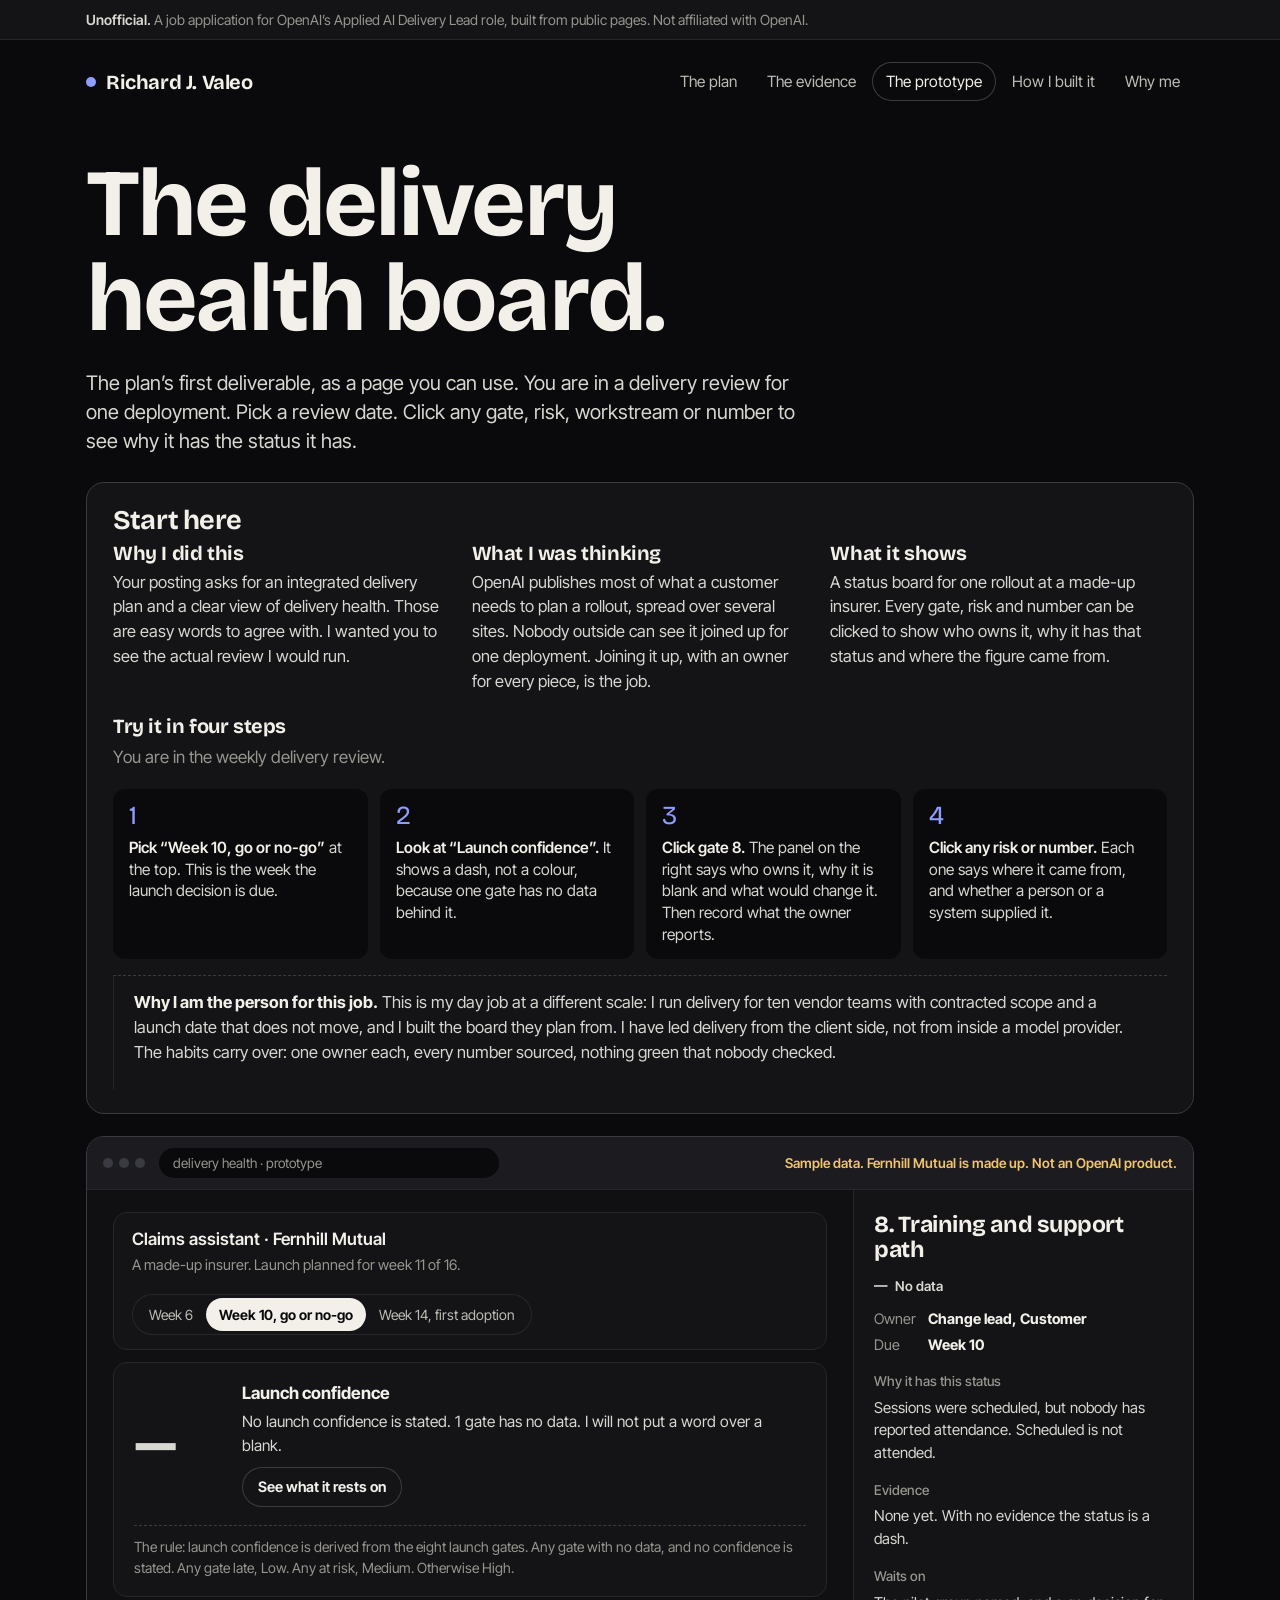
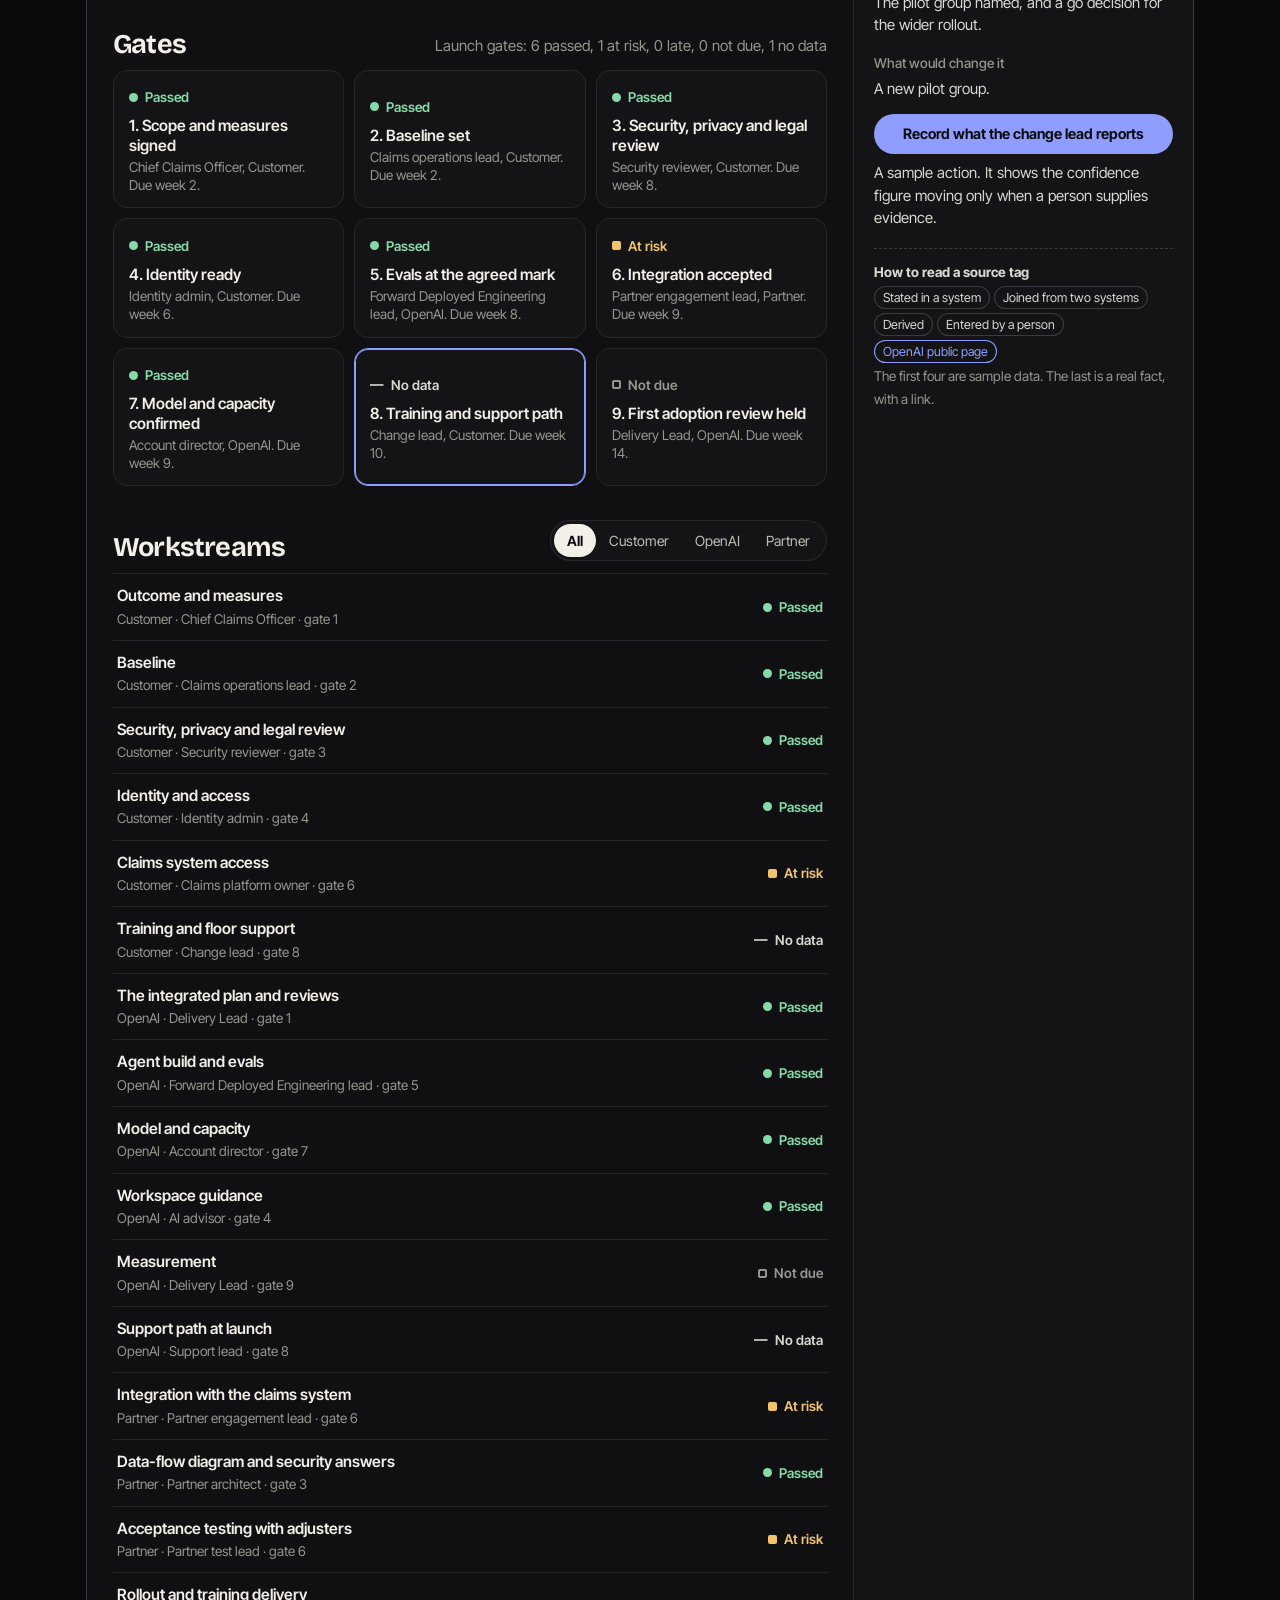
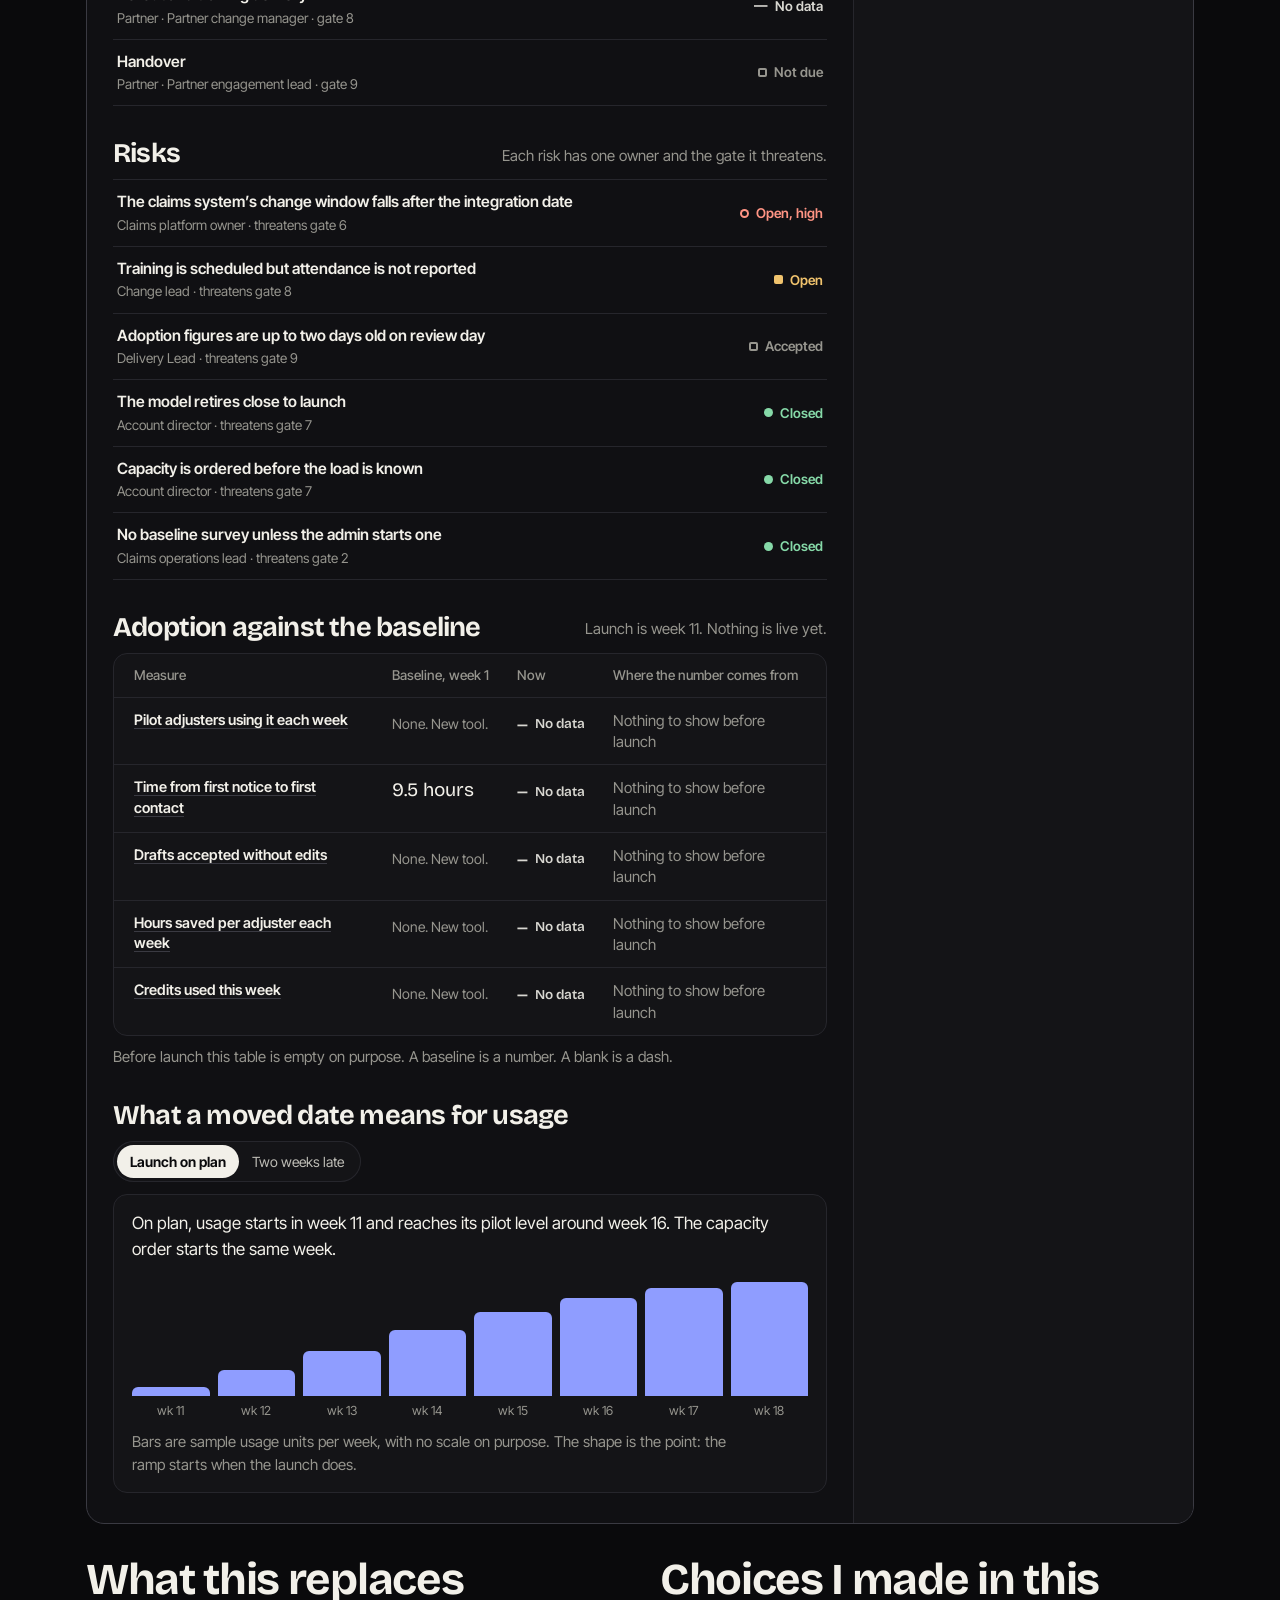
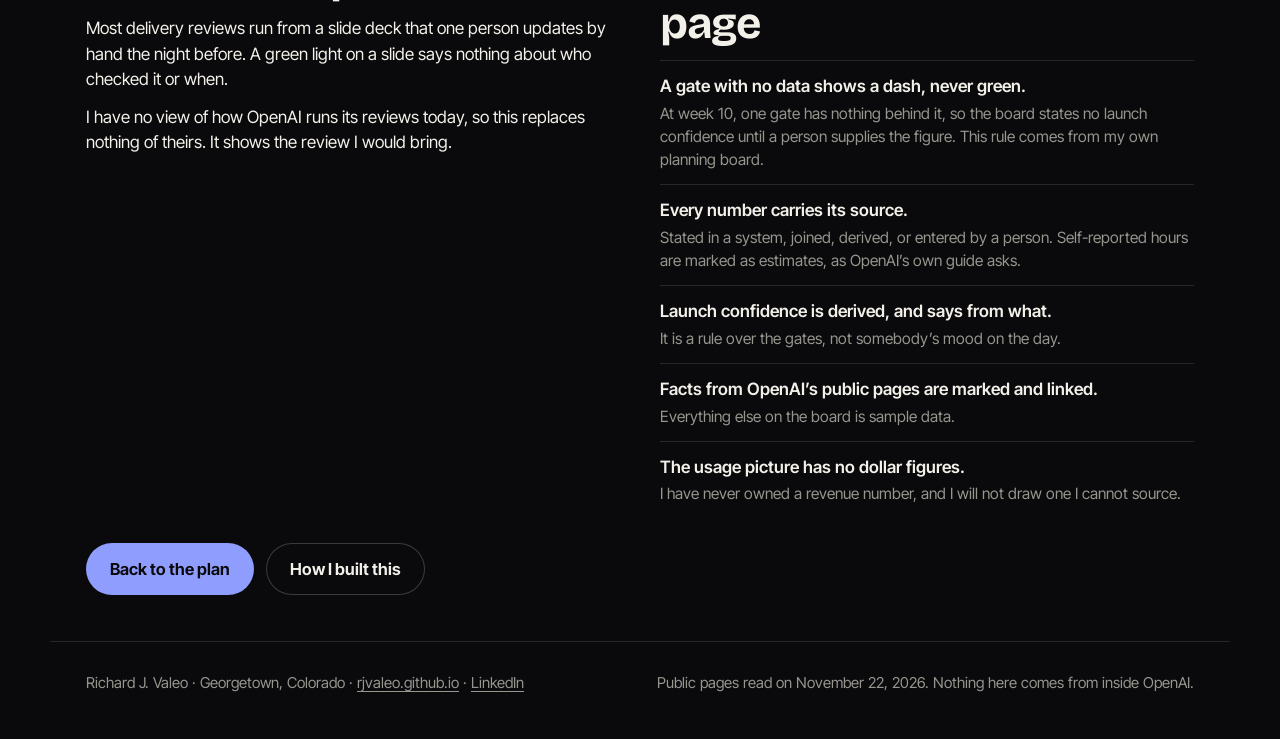
<file: prototype.html>
<!doctype html><html lang="en"><head><meta charset="utf-8"><meta name="viewport" content="width=device-width,initial-scale=1"><script>if(/thedigitalpolymath[.]com$/.test(location.hostname)){window.dataLayer=window.dataLayer||[];window.gtag=function(){dataLayer.push(arguments)};gtag("js",new Date());gtag("config","G-C206274WSE");var s=document.createElement("script");s.async=true;s.src="https://www.googletagmanager.com/gtag/js?id=G-C206274WSE";document.head.appendChild(s)}</script><meta name="robots" content="noindex,nofollow"><title>Delivery health board prototype · Richard J. Valeo</title><meta name="description" content="A clickable prototype of a delivery health board for one AI deployment. Sample data, made-up customer."><link rel="stylesheet" href="assets/site.css"></head><body><a class="skip" href="#main">Skip to content</a><div class="flag"><div class="w"><b>Unofficial.</b> A job application for OpenAI&rsquo;s Applied AI Delivery Lead role, built from public pages. Not affiliated with OpenAI.</div></div><header class="w nav"><a class="me" href="index.html"><i></i>Richard J. Valeo</a><nav aria-label="Pages"><a href="index.html">The plan</a><a href="evidence.html">The evidence</a><a href="prototype.html" aria-current="page">The prototype</a><a href="how.html">How I built it</a><a href="why.html">Why me</a></nav></header><main id="main"><div class="w hero" style="padding-bottom:26px">
  <h1>The delivery health board.</h1>
  <p class="lead">The plan&rsquo;s first deliverable, as a page you can use. You are in a delivery review for one deployment. Pick a review date. Click any gate, risk, workstream or number to see why it has the status it has.</p>
</div>

<div class="w">
<div class="walk"><h2>Start here</h2><div class="story"><p><b>Why I did this</b>Your posting asks for an integrated delivery plan and a clear view of delivery health. Those are easy words to agree with. I wanted you to see the actual review I would run.</p><p><b>What I was thinking</b>OpenAI publishes most of what a customer needs to plan a rollout, spread over several sites. Nobody outside can see it joined up for one deployment. Joining it up, with an owner for every piece, is the job.</p><p><b>What it shows</b>A status board for one rollout at a made-up insurer. Every gate, risk and number can be clicked to show who owns it, why it has that status and where the figure came from.</p></div><h3>Try it in four steps</h3><p class="you">You are in the weekly delivery review.</p><ol><li><b>Pick &ldquo;Week 10, go or no-go&rdquo;</b> at the top. This is the week the launch decision is due.</li><li><b>Look at &ldquo;Launch confidence&rdquo;.</b> It shows a dash, not a colour, because one gate has no data behind it.</li><li><b>Click gate 8.</b> The panel on the right says who owns it, why it is blank and what would change it. Then record what the owner reports.</li><li><b>Click any risk or number.</b> Each one says where it came from, and whether a person or a system supplied it.</li></ol><p class="why"><b>Why I am the person for this job.</b> This is my day job at a different scale: I run delivery for ten vendor teams with contracted scope and a launch date that does not move, and I built the board they plan from. I have led delivery from the client side, not from inside a model provider. The habits carry over: one owner each, every number sourced, nothing green that nobody checked.</p></div>

<div class="proto hb" id="proto">
  <div class="pbar">
    <span class="pdots" aria-hidden="true"><i></i><i></i><i></i></span>
    <span class="purl">delivery health &middot; prototype</span>
    <span class="psample">Sample data. Fernhill Mutual is made up. Not an OpenAI product.</span>
  </div>

  <div class="pgrid">
    <div class="pmain">

      <div class="hbtop">
        <div><b>Claims assistant &middot; Fernhill Mutual</b><span class="sub">A made-up insurer. Launch planned for week 11 of 16.</span></div>
        <div class="seg sm" role="group" aria-label="Review date" id="reviews">
          <button type="button" data-rev="w6" aria-pressed="false">Week 6</button>
          <button type="button" data-rev="w10" aria-pressed="true">Week 10, go or no-go</button>
          <button type="button" data-rev="w14" aria-pressed="false">Week 14, first adoption</button>
        </div>
      </div>

      <div class="conf" id="conf" aria-live="polite"></div>

      <div class="hbhead"><h2 class="ph">Gates</h2><span class="note" id="gcount"></span></div>
      <div class="gatesg" id="gates"></div>

      <div class="hbhead"><h2 class="ph">Workstreams</h2>
        <div class="seg sm" role="group" aria-label="Team" id="teams">
          <button type="button" data-team="all" aria-pressed="true">All</button>
          <button type="button" data-team="Customer" aria-pressed="false">Customer</button>
          <button type="button" data-team="OpenAI" aria-pressed="false">OpenAI</button>
          <button type="button" data-team="Partner" aria-pressed="false">Partner</button>
        </div>
      </div>
      <div class="rows" id="streams"></div>

      <div class="hbhead"><h2 class="ph">Risks</h2><span class="note">Each risk has one owner and the gate it threatens.</span></div>
      <div class="rows" id="risks"></div>

      <div class="hbhead"><h2 class="ph">Adoption against the baseline</h2><span class="note" id="asof"></span></div>
      <div class="adopt"><table><thead><tr><th>Measure</th><th>Baseline, week 1</th><th>Now</th><th>Where the number comes from</th></tr></thead><tbody id="adopt"></tbody></table></div>
      <p class="note pnote" style="margin-top:10px" id="adoptNote"></p>

      <div class="hbhead"><h2 class="ph">What a moved date means for usage</h2>
        <div class="seg sm" role="group" aria-label="Launch date" id="slip">
          <button type="button" data-slip="0" aria-pressed="true">Launch on plan</button>
          <button type="button" data-slip="2" aria-pressed="false">Two weeks late</button>
        </div>
      </div>
      <div class="ramp">
        <p id="rampText" aria-live="polite"></p>
        <div class="bars" id="bars" role="img" aria-label="Sample weekly usage, weeks 11 to 18"></div>
        <div class="barl" id="barl"></div>
        <p class="note" style="margin-top:10px">Bars are sample usage units per week, with no scale on purpose. The shape is the point: the ramp starts when the launch does.</p>
      </div>
    </div>

    <aside class="why" aria-label="Why this status" id="why" aria-live="polite"></aside>
  </div>
</div>

<section style="border-top:0;padding-top:34px">
  <div class="two">
    <div><h2>What this replaces</h2>
      <p>Most delivery reviews run from a slide deck that one person updates by hand the night before. A green light on a slide says nothing about who checked it or when.</p>
      <p>I have no view of how OpenAI runs its reviews today, so this replaces nothing of theirs. It shows the review I would bring.</p></div>
    <div><h2>Choices I made in this page</h2>
      <ul class="plain">
        <li><b>A gate with no data shows a dash, never green.</b><span>At week 10, one gate has nothing behind it, so the board states no launch confidence until a person supplies the figure. This rule comes from my own planning board.</span></li>
        <li><b>Every number carries its source.</b><span>Stated in a system, joined, derived, or entered by a person. Self-reported hours are marked as estimates, as OpenAI&rsquo;s own guide asks.</span></li>
        <li><b>Launch confidence is derived, and says from what.</b><span>It is a rule over the gates, not somebody&rsquo;s mood on the day.</span></li>
        <li><b>Facts from OpenAI&rsquo;s public pages are marked and linked.</b><span>Everything else on the board is sample data.</span></li>
        <li><b>The usage picture has no dollar figures.</b><span>I have never owned a revenue number, and I will not draw one I cannot source.</span></li>
      </ul></div>
  </div>
  <div class="next"><a class="btn" href="index.html">Back to the plan</a><a class="btn ghost" href="how.html">How I built this</a></div>
</section>
</div>
</main><footer class="w foot"><span>Richard J. Valeo &middot; Georgetown, Colorado &middot; <a href="https://rjvaleo.github.io/">rjvaleo.github.io</a> &middot; <a href="https://www.linkedin.com/in/rjvaleo">LinkedIn</a></span><span>Public pages read on November 22, 2026. Nothing here comes from inside OpenAI.</span></footer><script src="assets/proto.js"></script></body></html>
</file>
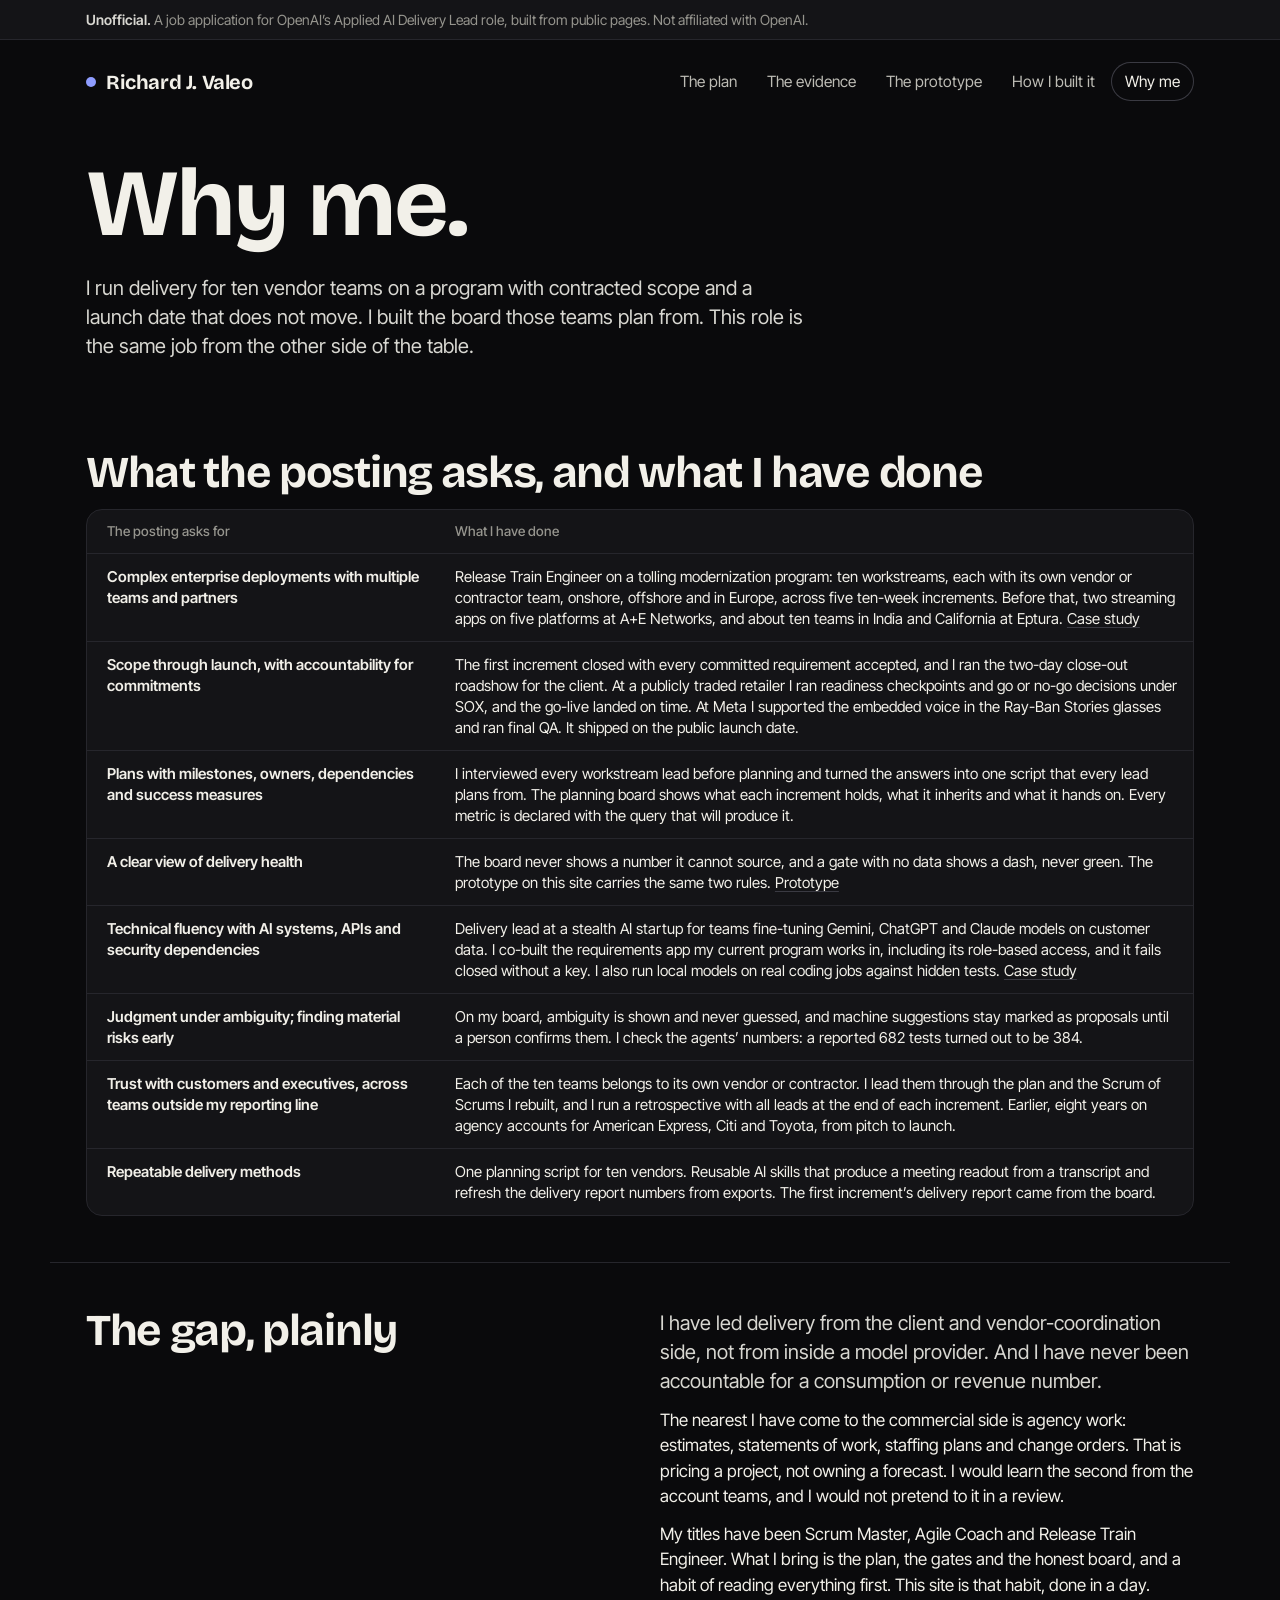
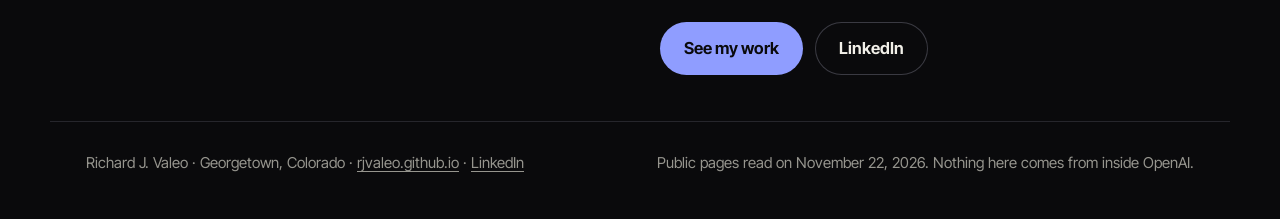
<file: why.html>
<!doctype html><html lang="en"><head><meta charset="utf-8"><meta name="viewport" content="width=device-width,initial-scale=1"><script>if(/thedigitalpolymath[.]com$/.test(location.hostname)){window.dataLayer=window.dataLayer||[];window.gtag=function(){dataLayer.push(arguments)};gtag("js",new Date());gtag("config","G-C206274WSE");var s=document.createElement("script");s.async=true;s.src="https://www.googletagmanager.com/gtag/js?id=G-C206274WSE";document.head.appendChild(s)}</script><meta name="robots" content="noindex,nofollow"><title>Why me · Richard J. Valeo</title><meta name="description" content="Richard J. Valeo’s record against OpenAI’s Applied AI Delivery Lead role."><link rel="stylesheet" href="assets/site.css"></head><body><a class="skip" href="#main">Skip to content</a><div class="flag"><div class="w"><b>Unofficial.</b> A job application for OpenAI&rsquo;s Applied AI Delivery Lead role, built from public pages. Not affiliated with OpenAI.</div></div><header class="w nav"><a class="me" href="index.html"><i></i>Richard J. Valeo</a><nav aria-label="Pages"><a href="index.html">The plan</a><a href="evidence.html">The evidence</a><a href="prototype.html">The prototype</a><a href="how.html">How I built it</a><a href="why.html" aria-current="page">Why me</a></nav></header><main id="main"><div class="w hero"><h1>Why me.</h1><p class="lead">I run delivery for ten vendor teams on a program with contracted scope and a launch date that does not move. I built the board those teams plan from. This role is the same job from the other side of the table.</p></div><section class="w"><h2>What the posting asks, and what I have done</h2><div class="tw"><table><thead><tr><th style="width:32%">The posting asks for</th><th>What I have done</th></tr></thead><tbody><tr><td><b>Complex enterprise deployments with multiple teams and partners</b></td><td>Release Train Engineer on a tolling modernization program: ten workstreams, each with its own vendor or contractor team, onshore, offshore and in Europe, across five ten-week increments. Before that, two streaming apps on five platforms at A+E Networks, and about ten teams in India and California at Eptura. <a href="https://rjvaleo.github.io/case-pi-dashboard.html">Case study</a></td></tr><tr><td><b>Scope through launch, with accountability for commitments</b></td><td>The first increment closed with every committed requirement accepted, and I ran the two-day close-out roadshow for the client. At a publicly traded retailer I ran readiness checkpoints and go or no-go decisions under SOX, and the go-live landed on time. At Meta I supported the embedded voice in the Ray-Ban Stories glasses and ran final QA. It shipped on the public launch date.</td></tr><tr><td><b>Plans with milestones, owners, dependencies and success measures</b></td><td>I interviewed every workstream lead before planning and turned the answers into one script that every lead plans from. The planning board shows what each increment holds, what it inherits and what it hands on. Every metric is declared with the query that will produce it.</td></tr><tr><td><b>A clear view of delivery health</b></td><td>The board never shows a number it cannot source, and a gate with no data shows a dash, never green. The prototype on this site carries the same two rules. <a href="prototype.html">Prototype</a></td></tr><tr><td><b>Technical fluency with AI systems, APIs and security dependencies</b></td><td>Delivery lead at a stealth AI startup for teams fine-tuning Gemini, ChatGPT and Claude models on customer data. I co-built the requirements app my current program works in, including its role-based access, and it fails closed without a key. I also run local models on real coding jobs against hidden tests. <a href="https://rjvaleo.github.io/case-rtm-tool.html">Case study</a></td></tr><tr><td><b>Judgment under ambiguity; finding material risks early</b></td><td>On my board, ambiguity is shown and never guessed, and machine suggestions stay marked as proposals until a person confirms them. I check the agents&rsquo; numbers: a reported 682 tests turned out to be 384.</td></tr><tr><td><b>Trust with customers and executives, across teams outside my reporting line</b></td><td>Each of the ten teams belongs to its own vendor or contractor. I lead them through the plan and the Scrum of Scrums I rebuilt, and I run a retrospective with all leads at the end of each increment. Earlier, eight years on agency accounts for American Express, Citi and Toyota, from pitch to launch.</td></tr><tr><td><b>Repeatable delivery methods</b></td><td>One planning script for ten vendors. Reusable AI skills that produce a meeting readout from a transcript and refresh the delivery report numbers from exports. The first increment&rsquo;s delivery report came from the board.</td></tr></tbody></table></div></section><section class="w"><div class="two"><div><h2>The gap, plainly</h2></div><div><p class="lead">I have led delivery from the client and vendor-coordination side, not from inside a model provider. And I have never been accountable for a consumption or revenue number.</p><p>The nearest I have come to the commercial side is agency work: estimates, statements of work, staffing plans and change orders. That is pricing a project, not owning a forecast. I would learn the second from the account teams, and I would not pretend to it in a review.</p><p>My titles have been Scrum Master, Agile Coach and Release Train Engineer. What I bring is the plan, the gates and the honest board, and a habit of reading everything first. This site is that habit, done in a day.</p><div class="next"><a class="btn" href="https://rjvaleo.github.io/">See my work</a><a class="btn ghost" href="https://www.linkedin.com/in/rjvaleo">LinkedIn</a></div></div></div></section></main><footer class="w foot"><span>Richard J. Valeo &middot; Georgetown, Colorado &middot; <a href="https://rjvaleo.github.io/">rjvaleo.github.io</a> &middot; <a href="https://www.linkedin.com/in/rjvaleo">LinkedIn</a></span><span>Public pages read on November 22, 2026. Nothing here comes from inside OpenAI.</span></footer></body></html>
</file>
<file: assets/site.css>
@font-face{font-family:BG;src:url(fonts/bg.woff2) format("woff2");font-weight:200 800;font-stretch:75% 100%;font-display:swap}
@font-face{font-family:IT;src:url(fonts/it.woff2) format("woff2");font-weight:100 900;font-display:swap}
:root{color-scheme:dark;--ink:#0a0a0c;--surf:#141417;--surf2:#1b1b20;--line:#26262c;--line2:#3a3a42;--paper:#f2f0e9;--soft:#d8d7d1;--muted:#96958e;--acc:#8f9dff;
  --ok:#86d9a8;--gate:#f0c36d;--none:#ff9484;--move:#8f9dff}
*{box-sizing:border-box;margin:0;padding:0}
html{background:var(--ink);scroll-behavior:smooth}
body{background:var(--ink);color:var(--paper);font-family:IT,system-ui,sans-serif;-webkit-font-smoothing:antialiased;font-size:17px;line-height:1.5}
a{color:inherit}
button{font:inherit;color:inherit;cursor:pointer}
:focus-visible{outline:2px solid var(--acc);outline-offset:3px;border-radius:6px}
.skip{position:absolute;left:-999px}.skip:focus{left:16px;top:16px;background:var(--acc);color:var(--ink);padding:10px 14px;border-radius:8px;z-index:99}
.w{max-width:1180px;margin:0 auto;padding-inline:36px}
h1,h2,h3,.d{font-family:BG,IT,sans-serif;font-weight:700;letter-spacing:-.03em;line-height:1;font-stretch:88%}
h2{font-size:clamp(30px,3.6vw,44px);margin-bottom:14px}
h3{font-size:23px;letter-spacing:-.02em;line-height:1.1}
p{max-width:68ch}
p+p{margin-top:12px}
.lead{font-size:20px;line-height:1.45;color:var(--soft)}
.note{color:var(--muted);font-size:15px}
a.src{color:var(--muted);font-size:14px;text-decoration:underline;text-decoration-color:var(--line2);text-underline-offset:3px;white-space:nowrap}
a.src:hover{color:var(--acc);text-decoration-color:var(--acc)}
p a,li a,td a{text-decoration:underline;text-decoration-color:var(--line2);text-underline-offset:3px}
p a:hover,li a:hover,td a:hover{color:var(--acc);text-decoration-color:var(--acc)}

/* top */
.flag{background:var(--surf);border-bottom:1px solid var(--line);font-size:14px;color:var(--muted);padding-block:9px}
.flag b{color:var(--soft);font-weight:600}
.nav{display:flex;justify-content:space-between;align-items:center;gap:20px;padding-block:22px;flex-wrap:wrap}
.nav .me{font-family:BG;font-weight:700;font-size:20px;letter-spacing:-.02em;display:flex;align-items:center;gap:10px;text-decoration:none}
.nav .me i{width:10px;height:10px;border-radius:50%;background:var(--acc);display:block}
.nav nav{display:flex;gap:2px;font-size:15.5px;color:#bdbcb5;align-items:center;flex-wrap:wrap}
.nav nav a{padding:8px 14px;border-radius:999px;text-decoration:none}
.nav nav a:hover{color:var(--paper)}
.nav nav a[aria-current]{color:var(--paper);box-shadow:inset 0 0 0 1px var(--line2)}
.btn{display:inline-block;background:var(--acc);color:var(--ink);font-weight:650;border-radius:999px;padding:14px 24px;font-size:16.5px;border:0;text-decoration:none}
.btn:hover{background:#a9b4ff}
.btn.ghost{background:none;color:var(--paper);box-shadow:inset 0 0 0 1px var(--line2)}
.btn.ghost:hover{box-shadow:inset 0 0 0 1px var(--acc);background:none}
.btn.sm{padding:9px 16px;font-size:14.5px}

/* hero */
.hero{padding-block:34px 44px}
.hero h1{font-size:clamp(44px,7.4vw,104px);max-width:13ch}
.hero .lead{margin-top:22px;max-width:60ch}
.bottom{display:grid;grid-template-columns:repeat(3,1fr);margin-top:36px;border-top:1px solid var(--line);border-bottom:1px solid var(--line)}
.bottom div{padding:20px 22px 22px 0}
.bottom div+div{padding-left:22px;border-left:1px solid var(--line)}
.bottom b{display:block;font-family:BG;font-stretch:88%;font-size:21px;letter-spacing:-.02em;line-height:1.15;margin-bottom:6px}
.bottom span{color:var(--muted);font-size:15.5px;line-height:1.45;display:block}

section{padding-block:46px}
section+section{border-top:1px solid var(--line)}
.shead{display:flex;justify-content:space-between;align-items:flex-end;gap:24px;flex-wrap:wrap;margin-bottom:22px}
.shead p{color:var(--muted);max-width:56ch}

/* state marks: always a word beside the colour */
.st{display:inline-flex;align-items:center;gap:7px;font-size:13.5px;font-weight:600;white-space:nowrap}
.st:before{content:"";width:9px;height:9px;border-radius:50%;background:currentColor;flex:none}
.st.ok{color:var(--ok)}.st.gate{color:var(--gate)}.st.none{color:var(--none)}.st.move{color:var(--move)}
.st.gate:before{border-radius:2px}.st.none:before{background:none;box-shadow:inset 0 0 0 2px currentColor}.st.move:before{border-radius:0;transform:rotate(45deg) scale(.85)}

/* the reviewer's board */
.seg{display:inline-flex;background:var(--surf);border-radius:999px;padding:4px;box-shadow:inset 0 0 0 1px var(--line)}
.seg button{background:none;border:0;border-radius:999px;padding:9px 18px;font-size:15px;color:#bdbcb5}
.seg button[aria-pressed=true]{background:var(--paper);color:var(--ink);font-weight:650}
.board{display:grid;grid-template-columns:repeat(4,1fr);gap:14px}
.col{background:var(--surf);border:1px solid var(--line);border-radius:16px;padding:18px 18px 8px}
.col h3{margin-bottom:4px}
.col>p{color:var(--muted);font-size:14.5px;line-height:1.4;margin-bottom:10px;min-height:2.8em}
.item{border-top:1px solid var(--line);padding:12px 0 13px}
.item b{display:block;font-weight:600;font-size:16px;line-height:1.25;margin-bottom:5px}
.item small{display:block;color:var(--muted);font-size:14px;line-height:1.4;margin-top:5px}
.item .wk{font-size:12.5px;color:var(--ink);background:var(--paper);border-radius:999px;padding:1px 8px;font-weight:650;margin-left:6px;white-space:nowrap}
.board[data-view=today] .after,.board[data-view=after] .today{display:none}
.item.changed{animation:flip .5s ease both}
@keyframes flip{from{opacity:0;transform:translateY(4px)}to{opacity:1;transform:none}}
.tally{display:flex;gap:22px;flex-wrap:wrap;margin-top:16px;color:var(--muted);font-size:15px}
.tally b{color:var(--paper);font-family:BG;font-size:22px;font-stretch:88%;margin-right:5px}

/* twelve weeks */
.gantt{background:var(--surf);border:1px solid var(--line);border-radius:16px;padding:20px 22px 22px;overflow-x:auto}
.gin{min-width:860px}
.wkrow,.lane{display:grid;grid-template-columns:190px repeat(12,1fr);align-items:center}
.wkrow{color:var(--muted);font-size:13px;margin-bottom:8px}
.wkrow span{text-align:center}.wkrow span:first-child{text-align:left}
.lane{padding:9px 0;border-top:1px solid var(--line);position:relative}
.lane>b{font-weight:600;font-size:15.5px;line-height:1.2;padding-right:12px}
.bar{height:34px;border-radius:9px;display:flex;align-items:center;padding:0 12px;font-size:13.5px;font-weight:600;color:var(--ink);white-space:nowrap;overflow:hidden}
.bar.a{background:var(--paper)}.bar.b{background:var(--ok)}.bar.c{background:var(--acc)}.bar.e{background:var(--gate)}
.gates{display:grid;grid-template-columns:190px repeat(12,1fr);margin-top:12px;border-top:1px solid var(--line);padding-top:12px;font-size:13.5px;color:var(--soft)}
.gates>b{color:var(--muted);font-weight:500}
.gates span{border-left:2px solid var(--none);padding-left:8px;line-height:1.3}
.phases{display:grid;grid-template-columns:1fr 1fr;gap:14px;margin-top:16px}
.phase{background:var(--surf);border:1px solid var(--line);border-radius:16px;padding:22px}
.phase .when{font-size:14px;color:var(--muted);display:block;margin-bottom:6px}
.phase ul{list-style:none;margin:14px 0 0}
.phase li{padding:10px 0;border-top:1px solid var(--line);line-height:1.4}
.phase li b{font-weight:600}
.phase li span{display:block;color:var(--muted);font-size:14.5px;margin-top:3px}
.tag{display:inline-block;font-size:12.5px;border-radius:999px;padding:1px 9px;box-shadow:inset 0 0 0 1px var(--line2);color:var(--soft);margin:5px 5px 0 0;white-space:nowrap}
.know{margin-top:14px;padding-top:12px;border-top:1px dashed var(--line2);font-size:15px;color:var(--soft)}
.know b{color:var(--paper)}

.two{display:grid;grid-template-columns:1fr 1fr;gap:40px}
.plain{list-style:none}
.plain li{padding:13px 0;border-top:1px solid var(--line);max-width:68ch}
.plain li b{font-weight:600}
.plain li span{color:var(--muted);display:block;font-size:15.5px;margin-top:2px}

/* tables */
.tw{overflow-x:auto;border:1px solid var(--line);border-radius:16px;background:var(--surf)}
table{border-collapse:collapse;width:100%;font-size:15px;line-height:1.4}
th,td{text-align:left;padding:12px 14px;border-bottom:1px solid var(--line);vertical-align:top}
th{color:var(--muted);font-weight:500;font-size:13.5px;white-space:nowrap}
tr:last-child td{border-bottom:0}
td:first-child,th:first-child{padding-left:20px}
tr.us td{background:#1c1d2b}
tr.us td:first-child{box-shadow:inset 3px 0 0 var(--acc)}
td b{font-weight:600}

/* flow diagram on the how page */
.flow{display:grid;grid-template-columns:repeat(5,1fr);gap:10px;align-items:stretch}
.step{background:var(--surf);border:1px solid var(--line);border-radius:14px;padding:16px;position:relative}
.step b{display:block;font-family:BG;font-stretch:88%;font-size:19px;letter-spacing:-.02em;line-height:1.1;margin-bottom:6px}
.step span{color:var(--muted);font-size:14.5px;line-height:1.4;display:block}
.step .who{font-size:12.5px;border-radius:999px;padding:1px 9px;display:inline-block;margin-bottom:9px;font-weight:650}
.step .who.me{background:var(--paper);color:var(--ink)}.step .who.ai{background:var(--acc);color:var(--ink)}
.step+.step:before{content:"";position:absolute;left:-11px;top:50%;width:10px;border-top:2px solid var(--line2)}

.foot{border-top:1px solid var(--line);padding-block:30px 44px;color:var(--muted);font-size:15px;display:flex;justify-content:space-between;gap:20px;flex-wrap:wrap}
.foot a{text-underline-offset:3px}
.next{display:flex;gap:12px;flex-wrap:wrap;margin-top:24px}

@media (max-width:1000px){
  .board{grid-template-columns:1fr 1fr}.col>p{min-height:0}
  .phases,.two{grid-template-columns:1fr}.two{gap:24px}
  .flow{grid-template-columns:1fr}.step+.step:before{left:50%;top:-11px;width:0;height:10px;border-top:0;border-left:2px solid var(--line2)}
}
@media (max-width:680px){
  .w{padding-inline:18px}
  .board,.bottom{grid-template-columns:1fr}
  .bottom div{padding:16px 0}.bottom div+div{padding-left:0;border-left:0;border-top:1px solid var(--line)}
  section{padding-block:34px}
  .nav nav a{padding:7px 10px}
}
@media (prefers-reduced-motion:reduce){*{animation:none!important;transition:none!important}html{scroll-behavior:auto}}

/* prototype */
.sr{position:absolute;width:1px;height:1px;overflow:hidden;clip-path:inset(50%)}
.proto{background:#101013;border:1px solid var(--line2);border-radius:18px;overflow:clip}
.pbar{display:flex;align-items:center;gap:14px;padding:11px 16px;background:var(--surf2);border-bottom:1px solid var(--line);font-size:13.5px;color:var(--muted)}
.pdots{display:flex;gap:6px}.pdots i{width:10px;height:10px;border-radius:50%;background:var(--line2);display:block}
.purl{flex:1;background:var(--ink);border-radius:999px;padding:5px 14px;max-width:340px}
.psample{margin-left:auto;color:var(--gate);font-weight:600;text-align:right}
.pgrid{display:grid;grid-template-columns:minmax(0,1fr) 320px;align-items:start}
.pmain{padding:22px 26px 30px;min-width:0}
.ph{font-size:27px;margin:34px 0 12px}
.pnote{margin:-4px 0 14px}
.pwho{display:flex;justify-content:space-between;align-items:center;gap:16px;flex-wrap:wrap;background:var(--surf);border:1px solid var(--line);border-radius:14px;padding:14px 18px}
.pwho b{display:block;font-weight:600}.pwho span:not(.st){color:var(--muted);font-size:14.5px}
.pstat{display:grid;grid-template-columns:repeat(3,1fr);gap:10px}
.pstat>div{background:var(--surf);border:1px solid var(--line);border-radius:14px;padding:14px 16px}
.pstat b{display:block;font-family:BG;font-stretch:88%;font-size:20px;letter-spacing:-.02em;line-height:1.1;margin:8px 0 4px}
.pstat small{color:var(--muted);font-size:14px;line-height:1.35;display:block}
.doc{display:flex;justify-content:space-between;align-items:center;gap:16px;flex-wrap:wrap;padding:14px 0;border-top:1px solid var(--line)}
.doc:last-child{border-bottom:1px solid var(--line)}
.doc b{display:block;font-weight:600}.doc div>span:not(.st){color:var(--muted);font-size:14.5px}
.dact{display:flex;align-items:center;gap:14px;flex-wrap:wrap}
.qtools{display:flex;gap:10px;flex-wrap:wrap;margin-bottom:10px}
input[type=search],select{background:var(--ink);color:var(--paper);border:0;box-shadow:inset 0 0 0 1px var(--line2);border-radius:999px;padding:10px 16px;font:inherit;font-size:15.5px}
input[type=search]{flex:1;min-width:220px}
input[type=search]::placeholder{color:var(--muted)}
.qa{max-height:420px;overflow-y:auto;border:1px solid var(--line);border-radius:14px;background:var(--surf)}
.qa>p{padding:18px}
.qrow{padding:14px 18px;border-bottom:1px solid var(--line)}
.qrow:last-child{border-bottom:0}
.qrow b{font-weight:600;display:block}
.qrow p{color:var(--soft);margin:3px 0 7px;font-size:15.5px}
.srow{display:flex;gap:10px;align-items:center;flex-wrap:wrap;margin-bottom:12px}
.srow label{color:var(--muted);font-size:14.5px}
pre{background:var(--ink);border:1px solid var(--line);border-radius:12px;padding:14px 16px;font-family:ui-monospace,Menlo,Consolas,monospace;font-size:13px;line-height:1.5;color:var(--soft);overflow-x:auto;margin-bottom:8px}
.subs p{margin-bottom:12px}
.packet{position:sticky;top:0;align-self:start;background:var(--surf);border-left:1px solid var(--line);padding:22px 20px 24px;min-height:100%}
.packet h3{margin-bottom:6px}
.pcount{color:var(--muted);font-size:15px}.pcount b{font-family:BG;font-size:34px;color:var(--paper);font-stretch:88%;letter-spacing:-.02em;margin-right:2px}
.meter{height:6px;border-radius:99px;background:var(--line);margin:8px 0 14px;overflow:hidden}
.meter i{display:block;height:100%;width:0;background:var(--ok);border-radius:99px;transition:width .3s}
#plist{list-style:none;margin-bottom:16px}
#plist li{padding:7px 0 7px 26px;border-top:1px solid var(--line);font-size:15px;color:var(--muted);position:relative}
#plist li:before{content:"";position:absolute;left:2px;top:11px;width:13px;height:13px;border-radius:50%;box-shadow:inset 0 0 0 2px var(--line2)}
#plist li.y{color:var(--paper)}
#plist li.y:before{background:var(--ok);box-shadow:none}
.pfacts{display:grid;grid-template-columns:1fr 1fr;gap:10px;margin-bottom:16px}
.pfacts div{background:var(--ink);border-radius:12px;padding:12px}
.pfacts b{font-family:BG;font-size:28px;font-stretch:88%;display:block;line-height:1}
.pfacts span{color:var(--muted);font-size:13px;line-height:1.3;display:block;margin-top:5px}
.packet .btn{width:100%;text-align:center}
.btn:disabled{background:var(--line);color:var(--muted);cursor:default}
.btn.ghost:disabled{background:none;box-shadow:inset 0 0 0 1px var(--line);color:var(--muted)}
.packet .note{margin-top:10px;font-size:14px}
dialog{margin:auto;background:var(--surf2);color:var(--paper);border:1px solid var(--line2);border-radius:18px;padding:26px;max-width:min(480px,calc(100vw - 32px))}
dialog::backdrop{background:rgba(5,5,7,.72)}
dialog h3{font-size:28px;margin-bottom:10px}
dialog .plain li{padding:8px 0}
.who2{background:var(--ink);border-radius:12px;padding:12px 14px;margin:14px 0}
.who2 b{display:block}.who2 span{color:var(--muted);font-size:14.5px}
@media (max-width:900px){
  .pgrid{grid-template-columns:1fr}
  .packet{position:static;border-left:0;border-top:1px solid var(--line);order:-1}
  #plist{display:none}
  .pstat{grid-template-columns:1fr 1fr}
  .psample{flex-basis:100%;text-align:left;margin-left:0}.pbar{flex-wrap:wrap}
}
@media (max-width:680px){.pmain{padding:18px 16px 24px}.pstat{grid-template-columns:1fr}}
.tally[hidden]{display:none}
.phase li .tag{display:inline-block;font-size:12.5px;color:var(--soft);margin:7px 5px 0 0}

/* ---- OpenAI pitch additions ---- */
.board.b3{grid-template-columns:repeat(3,1fr)}
.board[data-view=own] .dep,.board[data-view=dep] .own{display:none}
.item .role{display:block;color:var(--soft);font-size:14.5px;line-height:1.35}
.item .role i{font-style:normal;color:var(--muted)}
.g16 .gin{min-width:980px}
.g16 .wkrow,.g16 .lane,.g16 .gates{grid-template-columns:170px repeat(16,1fr)}
.st.dash{color:var(--soft)}
.st.dash:before{content:"\2014";width:auto;height:auto;background:none;border-radius:0;font-weight:700;line-height:1}
.st.wait{color:var(--muted)}
.st.wait:before{background:none;box-shadow:inset 0 0 0 2px currentColor;border-radius:2px}
@media (max-width:1000px){.board.b3{grid-template-columns:1fr}}

/* delivery health board */
.hb .pgrid{grid-template-columns:minmax(0,1fr) 340px}
.hbtop{display:flex;justify-content:space-between;align-items:center;gap:16px;flex-wrap:wrap;background:var(--surf);border:1px solid var(--line);border-radius:14px;padding:14px 18px}
.hbtop b{display:block;font-weight:600}.hbtop span.sub{color:var(--muted);font-size:14.5px}
.conf{display:grid;grid-template-columns:auto 1fr;gap:18px 22px;align-items:center;background:var(--surf);border:1px solid var(--line);border-radius:14px;padding:18px 20px;margin-top:12px}
.conf .big{font-family:BG;font-stretch:88%;font-weight:700;font-size:54px;line-height:1;letter-spacing:-.03em;min-width:2.4ch}
.conf .big.ok{color:var(--ok)}.conf .big.gate{color:var(--gate)}.conf .big.none{color:var(--none)}.conf .big.dash{color:var(--soft)}
.conf p{color:var(--soft);font-size:15.5px;max-width:none}
.conf .rule{grid-column:1/-1;color:var(--muted);font-size:14px;border-top:1px dashed var(--line2);padding-top:10px}
.gatesg{display:grid;grid-template-columns:repeat(3,1fr);gap:10px}
.pick{display:block;width:100%;text-align:left;background:var(--surf);border:1px solid var(--line);border-radius:14px;padding:13px 15px;color:inherit}
.pick:hover{border-color:var(--line2)}
.pick[aria-pressed=true]{border-color:var(--acc);box-shadow:inset 0 0 0 1px var(--acc)}
.pick b{display:block;font-weight:600;font-size:15.5px;line-height:1.25;margin:7px 0 3px}
.pick small{display:block;color:var(--muted);font-size:13.5px;line-height:1.35}
.rows .pick{border-radius:0;border-width:1px 0 0;padding:12px 4px;display:grid;grid-template-columns:minmax(0,1fr) auto;gap:4px 14px;align-items:center;background:none}
.rows .pick:last-child{border-bottom:1px solid var(--line)}
.rows .pick[aria-pressed=true]{box-shadow:inset 3px 0 0 var(--acc);border-color:var(--line);padding-left:12px}
.rows .pick b{margin:0}
.rows .pick small{grid-column:1}
.rows .pick .st{grid-row:1/3;grid-column:2}
.hbhead{display:flex;justify-content:space-between;align-items:flex-end;gap:12px;flex-wrap:wrap;margin:34px 0 12px}
.hbhead .ph{margin:0}
.seg.sm button{padding:6px 13px;font-size:14px}
.adopt{width:100%;border:1px solid var(--line);border-radius:14px;background:var(--surf);overflow:hidden}
.adopt table{font-size:14.5px}
.adopt td button{background:none;border:0;text-align:left;padding:0;text-decoration:underline;text-decoration-color:var(--line2);text-underline-offset:3px;font-weight:600}
.adopt td button:hover{color:var(--acc)}
.adopt .num{font-family:BG;font-stretch:88%;font-size:19px;white-space:nowrap}
.tagsrc{display:inline-block;font-size:12.5px;border-radius:999px;padding:1px 9px;box-shadow:inset 0 0 0 1px var(--line2);color:var(--soft);white-space:nowrap;margin:2px 4px 2px 0}
.tagsrc.pub{box-shadow:inset 0 0 0 1px var(--acc);color:var(--acc)}
.tagsrc.smp{box-shadow:none;background:var(--gate);color:var(--ink);font-weight:650}
.ramp{background:var(--surf);border:1px solid var(--line);border-radius:14px;padding:16px 18px}
.bars{display:grid;grid-template-columns:repeat(8,1fr);gap:8px;align-items:end;height:120px;margin:14px 0 6px}
.bars div{background:var(--acc);border-radius:6px 6px 0 0;min-height:2px;transition:height .3s}
.bars div.z{background:var(--line2)}
.barl{display:grid;grid-template-columns:repeat(8,1fr);gap:8px;font-size:12.5px;color:var(--muted);text-align:center}
.why{position:sticky;top:0;align-self:start;background:var(--surf);border-left:1px solid var(--line);padding:22px 20px 24px;min-height:100%}
.why h3{margin-bottom:10px}
.why h4{font-size:13.5px;color:var(--muted);font-weight:500;margin:16px 0 5px}
.why p{font-size:15px;color:var(--soft)}
.why ul{list-style:none}
.why li{padding:8px 0;border-top:1px solid var(--line);font-size:14.5px;color:var(--soft);line-height:1.4}
.why li a{color:var(--acc)}
.why .meta{display:grid;grid-template-columns:auto 1fr;gap:4px 12px;font-size:14.5px;margin-top:10px}
.why .meta span{color:var(--muted)}
.why .btn{margin-top:14px;width:100%;text-align:center}
.legend{margin-top:18px;border-top:1px dashed var(--line2);padding-top:12px;font-size:13.5px;color:var(--muted);line-height:1.7}
@media (max-width:900px){
  .hb .pgrid{grid-template-columns:1fr}
  .why{position:static;border-left:0;border-top:1px solid var(--line)}
  .gatesg{grid-template-columns:1fr 1fr}
  .conf{grid-template-columns:1fr}
}
@media (max-width:680px){.gatesg{grid-template-columns:1fr}.adopt{overflow-x:auto}.adopt table{min-width:560px}}

/* walk-through above the prototype */
.walk{background:var(--surf);border:1px solid var(--line2);border-radius:18px;padding:24px 26px;margin-bottom:22px}
.walk h2{font-size:27px;margin-bottom:8px}
.walk .plain{font-size:19px;line-height:1.45;color:var(--paper);max-width:70ch}
.walk .you{color:var(--muted);margin-top:8px;max-width:70ch}
.walk ol{list-style:none;counter-reset:w;display:grid;grid-template-columns:repeat(4,1fr);gap:12px;margin:18px 0 0}
.walk li{counter-increment:w;background:var(--ink);border-radius:12px;padding:14px 16px;line-height:1.4;font-size:15.5px;color:var(--soft)}
.walk li:before{content:counter(w);display:block;font-family:BG;font-stretch:88%;font-size:26px;line-height:1;color:var(--acc);margin-bottom:8px}
.walk li b{color:var(--paper);font-weight:600}
.walk .why{margin-top:16px;padding-top:14px;border-top:1px dashed var(--line2);color:var(--soft);max-width:74ch}
.walk .why b{color:var(--paper)}
@media (max-width:1000px){.walk ol{grid-template-columns:1fr 1fr}}
@media (max-width:680px){.walk ol{grid-template-columns:1fr}.walk{padding:18px 16px}}

.walk .story{display:grid;grid-template-columns:repeat(3,1fr);gap:22px;margin-top:6px}
.walk .story p{color:var(--soft);line-height:1.5;font-size:16.5px}
.walk .story b{display:block;font-family:BG;font-stretch:88%;font-size:20px;letter-spacing:-.02em;color:var(--paper);margin-bottom:5px;line-height:1.15}
.walk h3{margin:22px 0 0;font-size:20px}
.walk .why{font-size:16.5px;line-height:1.5}
@media (max-width:1000px){.walk .story{grid-template-columns:1fr;gap:14px}}
.walk .story p{margin-top:0}
.walk .why{max-width:none}
</file>
